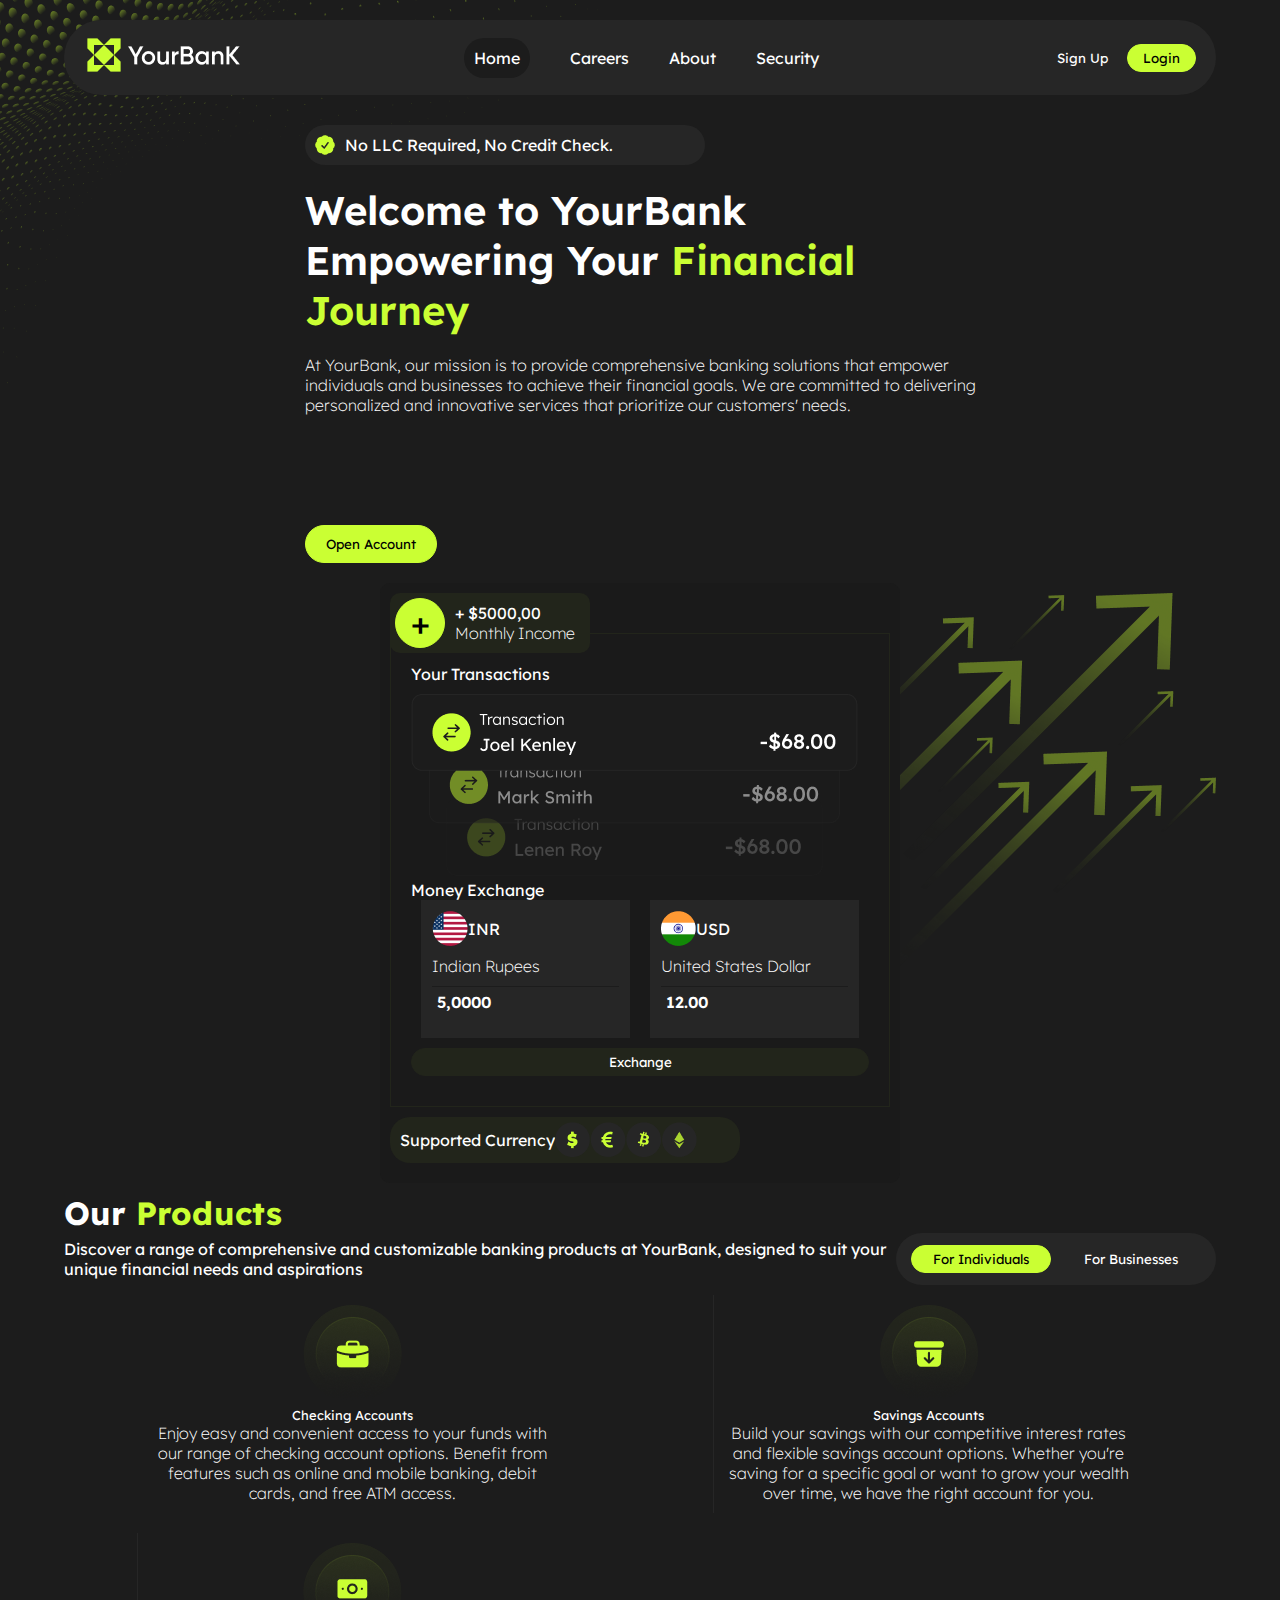
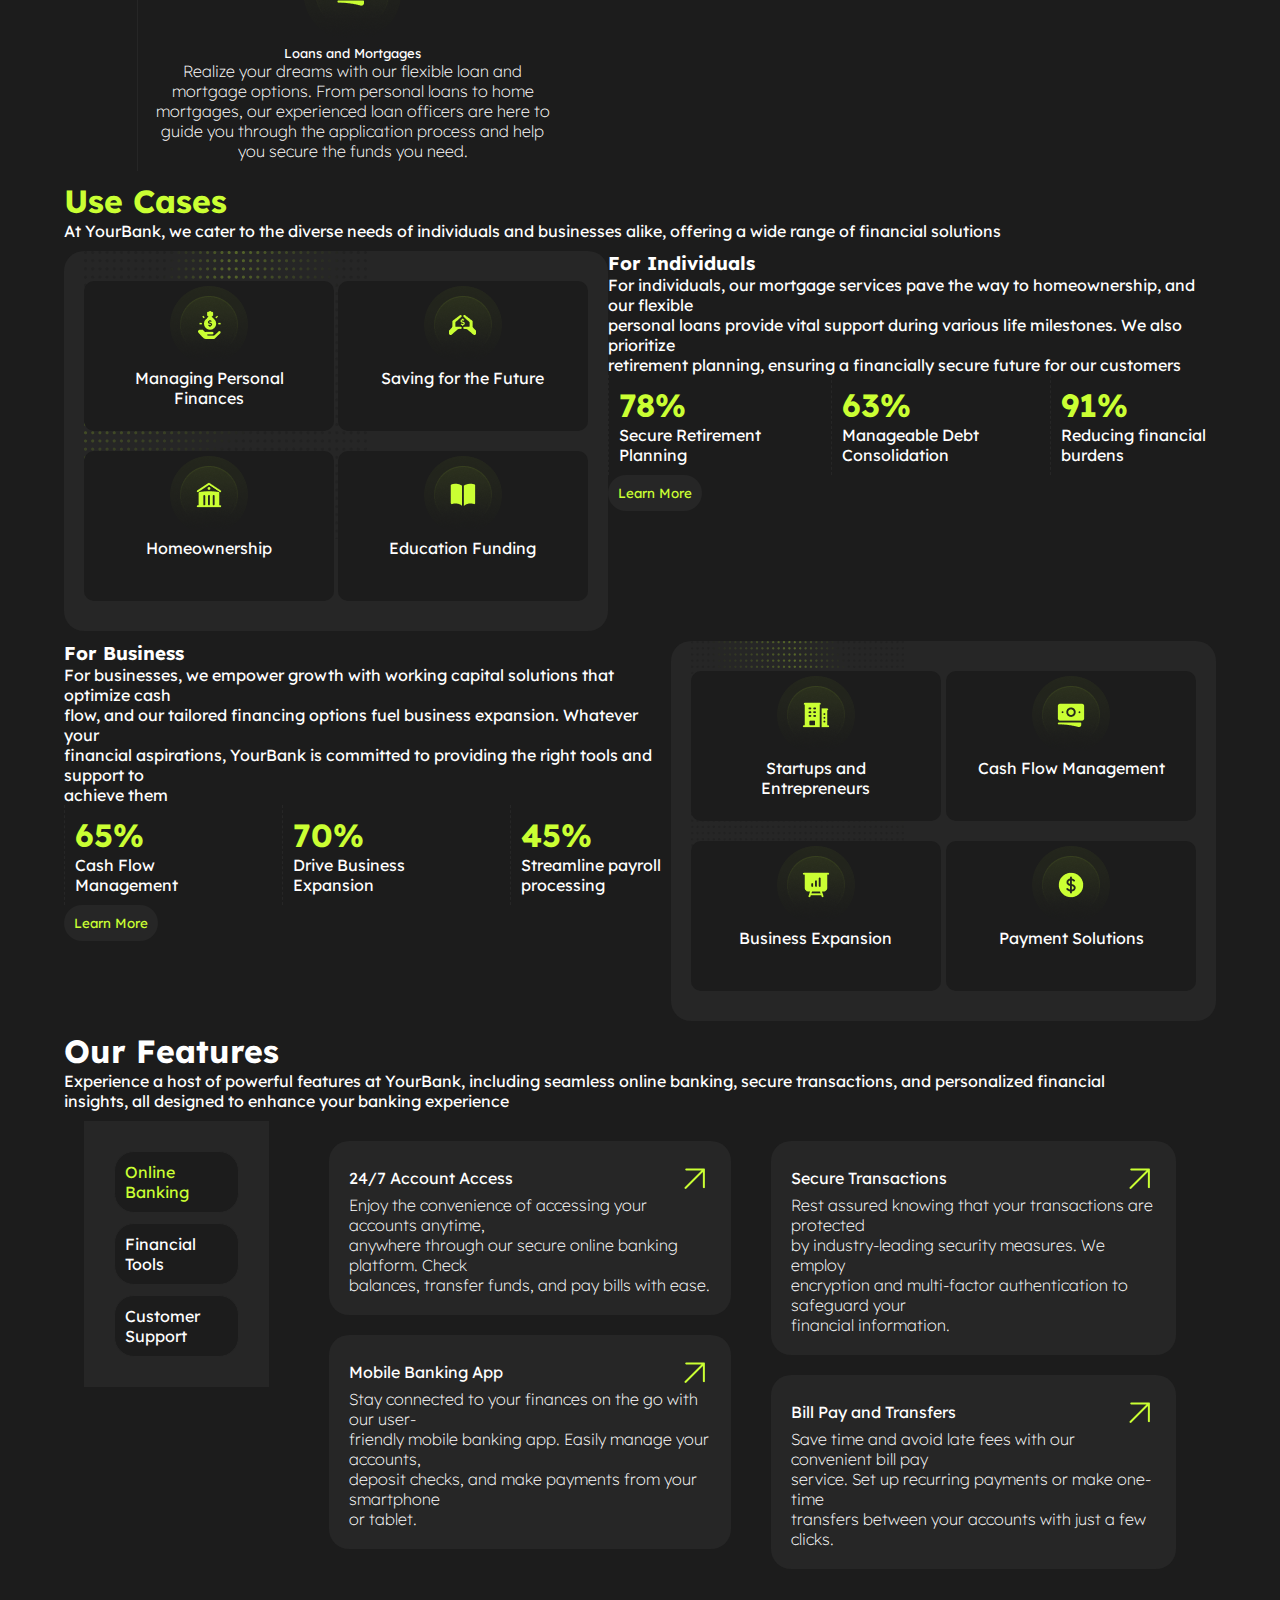
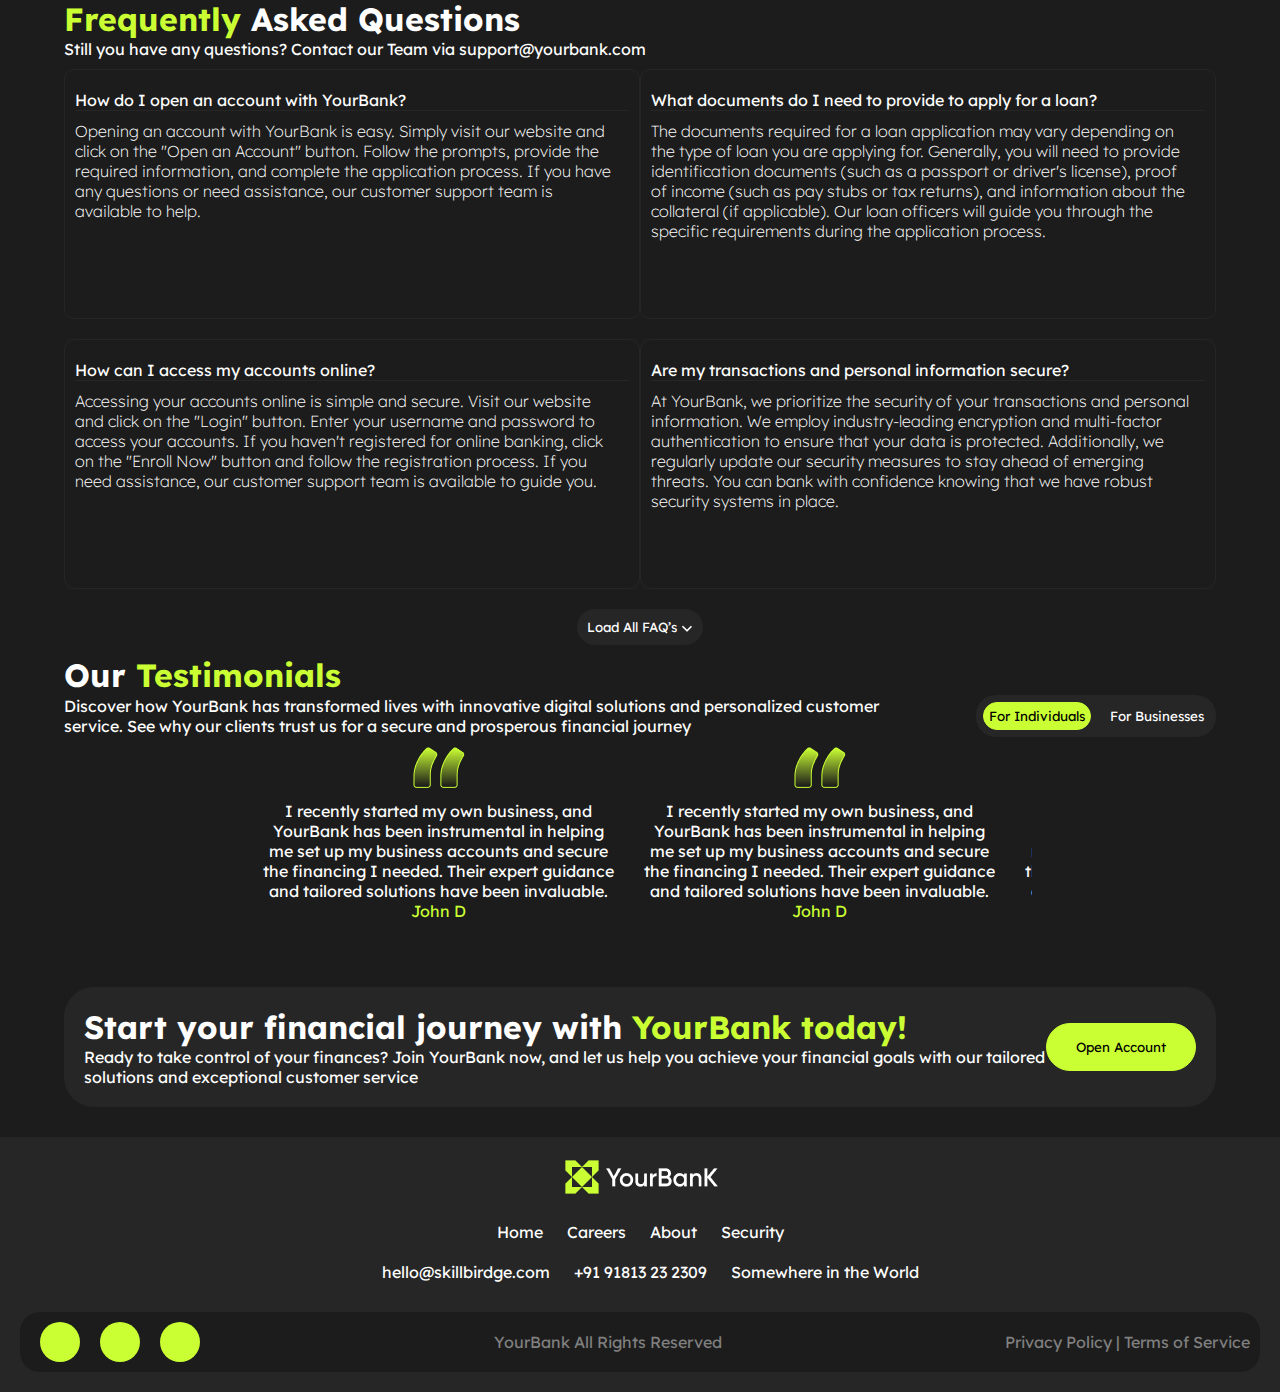
<file: Index.html>
<!DOCTYPE html>
<html lang="en">
<head>
    <meta charset="UTF-8">
    <meta name="viewport" content="width=device-width, initial-scale=1.0">
    <!-- Bootstrap -->
    <link href="https://cdn.jsdelivr.net/npm/bootstrap@5.0.2/dist/css/bootstrap.min.css" rel="stylesheet" integrity="sha384-EVSTQN3/azprG1Anm3QDgpJLIm9Nao0Yz1ztcQTwFspd3yD65VohhpuuCOmLASjC" crossorigin="anonymous">
    <!-- Icon -->
    <link rel="stylesheet" href="https://cdnjs.cloudflare.com/ajax/libs/font-awesome/6.6.0/css/all.min.css" integrity="sha512-Kc323vGBEqzTmouAECnVceyQqyqdsSiqLQISBL29aUW4U/M7pSPA/gEUZQqv1cwx4OnYxTxve5UMg5GT6L4JJg==" crossorigin="anonymous" referrerpolicy="no-referrer" />
    <!-- Style  link-->
     <link rel="stylesheet" href="./HomeCSS/style.css">
    <!-- Icon -->
     <link rel="shortcut icon" href="./Img/Logo/logo.png" type="image/x-icon">
     <!-- slider -->
     <link rel="stylesheet" href="https://cdn.jsdelivr.net/npm/swiper@11/swiper-bundle.min.css" />
    <title>YourBank</title>
</head>
<body>
<!-- Head img -->
    <div class="h-img">
        <img src="./Img/HomeImg/bg/main-bg.png" alt="">
    </div>
<!-- Head img -->
<!-- Navbar section start -->
    <div class="nav-all cont">
        <nav id="navbar">
            <div class="logo">
                <a href="./Index.html"><img src="./Img/HomeImg/icon/Logo-1.png" alt=""></a>
            </div>
            <ul class="nav-list">
                <div class="x">X</div>
                <li class="nav-itm">
                    <a href="" class="hom">Home</a>
                </li>
                <li class="nav-itm">
                    <a href="./Careers.html">Careers</a>
                </li>
                <li class="nav-itm">
                    <a href="./About.html">About</a>
                </li>
                <li class="nav-itm">
                    <a href="./Security.html">Security</a>
                </li>
                <div class="nav-btns2">
                    <button class="nav-btn"><a href="">Sign Up</a></button>
                    <button class="nav-btn"><a href="">Login</a></button>
                </div>
            </ul>
            <div class="nav-btns">
                <button class="nav-btn"><a href="./SignUp.html">Sign Up</a></button>
                <button class="nav-btn"><a href="./Login.html">Login</a></button>
            </div>
            <div class="menu">
                <img src="./Img/HomeImg/icon/Button.png" alt="">
            </div>
        </nav>
    </div>
<!-- Navbar section end -->

<!-- Home section start -->
    <section id="home" class="cont">
        <div class="home-all">
            <div class="home-card">
                <div class="hom-verfy">
                    <img src="./Img/HomeImg/icon/verify.png" alt="">
                    <div>No LLC Required, No Credit Check.</div>
                </div>
                <div class="home-welcom">Welcome to YourBank <br>
                    Empowering Your <span>Financial <br> Journey</span></div>
                <p>At YourBank, our mission is to provide comprehensive banking solutions that empower <br>
                    individuals and businesses to achieve their financial goals. We are committed to delivering <br>
                    personalized and innovative services that prioritize our customers' needs.</p>
                <button class="home-btn"><a href="">Open Account</a></button>
            </div>
            <div class="home-card h-card">
                <div class="home-card-bg">
                    <img src="./Img/HomeImg/card/main-img.png" alt="">
                </div>
                <div class="home-usd">
                    <button class="home-btn2">+</button>
                    <div class="home-usd-text">
                        <div>+ $5000,00</div>
                        <div>Monthly Income</div>
                    </div>
                </div>
                <div class="home-img">
                    <div class="h-text">Your Transactions</div>
                    <img src="./Img/HomeImg/card/Container.png" alt="" class="home-img2">
                    <div class="h-money">Money Exchange</div>
                    <div class="home-money">
                        <div class="money-card">
                            <div class="money-img">
                                <img src="./Img/HomeImg/icon/Image (15).png" alt="">
                                <div>INR</div>
                            </div>
                            <p>Indian Rupees</p>
                            <div class="money-d">5,0000</div>
                        </div>
                        <div class="money-card">
                            <div class="money-img">
                                <img src="./Img/HomeImg/icon/Image (14).png" alt="">
                                <div>USD</div>
                            </div>
                            <p>United States Dollar</p>
                            <div class="money-d">12.00</div>
                        </div>
                    </div>
                    <button class="monay-btn">Exchange</button>
                </div>
                <div class="erth">
                    <div>Supported Currency</div>
                    <img src="./Img/HomeImg/icon/$.png" alt="">
                    <img src="./Img/HomeImg/icon/э.png" alt="">
                    <img src="./Img/HomeImg/icon/bitcoin.png" alt="">
                    <img src="./Img/HomeImg/icon/erth.png" alt="">
                </div>
            </div>
        </div>
    </section>
<!-- Home section end -->

<!-- Main section start -->
    <main id="main" class="cont">
        <h1>Our <span>Products</span></h1>
        <div class="main-text">
            <div>Discover a range of comprehensive and customizable banking products at YourBank, designed to suit your <br> unique financial needs and aspirations</div>
            <div class="main-btns">
                <button class="main-btn">For Individuals</button>
                <button class="main-btn">For Businesses</button>
            </div>
        </div>
        <div class="main-cards">
            <div class="main-card">
                <img src="./Img/HomeImg/icon/card.png" alt="">
                <p>Checking Accounts</p>
                <div>Enjoy easy and convenient access to your funds with <br>
                    our range of checking account options. Benefit from <br>
                    features such as online and mobile banking, debit <br>
                    cards, and free ATM access.</div>
            </div>
            <div class="main-card">
                <img src="./Img/HomeImg/icon/card 2.png" alt="">
                <p>Savings Accounts</p>
                <div>Build your savings with our competitive interest rates <br>
                    and flexible savings account options. Whether you're <br>
                    saving for a specific goal or want to grow your wealth <br>
                    over time, we have the right account for you.</div>
            </div>
            <div class="main-card">
                <img src="./Img/HomeImg/icon/card 3.png" alt="">
                <p>Loans and Mortgages</p>
                <div>Realize your dreams with our flexible loan and <br>
                    mortgage options. From personal loans to home <br>
                    mortgages, our experienced loan officers are here to <br>
                    guide you through the application process and help <br>
                    you secure the funds you need.</div>
            </div>
        </div>
    </main>
<!-- Main section end -->

<!-- User-Cases section start -->
    <section id="user" class="cont">
        <h1 class="userh1">Use Cases</h1>
        <p>At YourBank, we cater to the diverse needs of individuals and businesses alike, offering a wide range of financial solutions</p>
        <div class="user-cards">
            <div class="user-card">
                <div class="user-all">
                    <img src="./Img/HomeImg/bg/start-bg.png" alt="" class="user-img">
                    <div class="user-icons">
                        <div class="user-icon">
                            <img src="./Img/HomeImg/icon/icon user.png" alt="">
                            <p>Managing Personal <br> Finances</p>
                        </div>
                        <div class="user-icon">
                            <img src="./Img/HomeImg/icon/user icon 2.png" alt="">
                            <p>Saving for the Future</p>
                        </div>
                    </div>
                    <div class="user-icons">
                        <div class="user-icon">
                            <img src="./Img/HomeImg/icon/user icon 3.png" alt="">
                            <p>Homeownership</p>
                        </div>
                        <div class="user-icon">
                            <img src="./Img/HomeImg/icon/user icon 4.png" alt="">
                            <p>Education Funding</p>
                        </div>
                    </div>
                </div>
                <div class="user-num">
                    <h3>For Individuals</h3>
                    <p>For individuals, our mortgage services pave the way to homeownership, and our flexible <br>
                        personal loans provide vital support during various life milestones. We also prioritize <br>
                        retirement planning, ensuring a financially secure future for our customers</p>
                    <div class="user-fo">
                        <div class="u-fo">
                            <h1>78%</h1>
                            <p>Secure Retirement <br> Planning</p>
                        </div>
                        <div class="u-fo">
                            <h1>63%</h1>
                            <p>Manageable Debt <br> Consolidation</p>
                        </div>
                        <div class="u-fo">
                            <h1>91%</h1>
                            <p>Reducing financial <br> burdens</p>
                        </div>
                    </div>
                    <button class="user-btn">Learn More</button>
                </div>
            </div>
            <div class="user-card">
                <div class="user-num">
                    <h3>For Business</h3>
                    <p> For businesses, we empower growth with working capital solutions that optimize cash <br>
                        flow, and our tailored financing options fuel business expansion. Whatever your <br>
                        financial aspirations, YourBank is committed to providing the right tools and support to <br>
                        achieve them</p>
                    <div class="user-fo">
                        <div class="u-fo">
                            <h1>65%</h1>
                            <p>Cash Flow <br> Management</p>
                        </div>
                        <div class="u-fo">
                            <h1>70%</h1>
                            <p>Drive Business <br> Expansion</p>
                        </div>
                        <div class="u-fo">
                            <h1>45%</h1>
                            <p>Streamline payroll <br> processing</p>
                        </div>
                    </div>
                    <button class="user-btn">Learn More</button>
                </div>
                <div class="user-all">
                    <img src="./Img/HomeImg/bg/user-bg.png" alt="" class="user-img">
                    <div class="user-icons">
                        <div class="user-icon">
                            <img src="./Img/HomeImg/icon/for icon 1.png" alt="">
                            <p>Startups and <br> Entrepreneurs</p>
                        </div>
                        <div class="user-icon">
                            <img src="./Img/HomeImg/icon/for icon 2.png" alt="">
                            <p>Cash Flow Management</p>
                        </div>
                    </div>
                    <div class="user-icons">
                        <div class="user-icon">
                            <img src="./Img/HomeImg/icon/for icon 3.png" alt="">
                            <p>Business Expansion</p>
                        </div>
                        <div class="user-icon">
                            <img src="./Img/HomeImg/icon/for icon 4.png" alt="">
                            <p>Payment Solutions</p>
                        </div>
                    </div>
                </div>
            </div>
        </div>
    </section>
<!-- User-Cases section end -->

<!-- Our section start -->
    <section id="our" class="cont">
        <h1>Our <span>Features</span></h1>
        <p>Experience a host of powerful features at YourBank, including seamless online banking, secure transactions, and personalized financial <br>
            insights, all designed to enhance your banking experience</p>
        <div class="our-all">
            <div class="our-card">
                <div class="our-btn">
                    <div class="our-text" id="o1">Online Banking</div>
                    <div class="our-text" id="o2">Financial Tools</div>
                    <div class="our-text" id="o3">Customer Support</div>
                </div>
            </div>
            <div class="our-card" id="c-1">
                <div class="our-acc">
                    <div class="our-mob">
                        <div class="our-m">
                            <div>24/7 Account Access</div>
                            <img src="./Img/HomeImg/icon/right.png" alt="">
                        </div>
                        <p>Enjoy the convenience of accessing your accounts anytime, <br>
                            anywhere through our secure online banking platform. Check <br>
                            balances, transfer funds, and pay bills with ease.</p>
                    </div>
                    <div class="our-mob">
                        <div class="our-m">
                            <div>Mobile Banking App</div>
                            <img src="./Img/HomeImg/icon/right.png" alt="">
                        </div>
                        <p>Stay connected to your finances on the go with our user- <br>
                        friendly mobile banking app. Easily manage your accounts, <br>
                        deposit checks, and make payments from your smartphone <br>
                        or tablet.</p>
                    </div>
                </div>
                <div class="our-acc">
                    <div class="our-mob">
                        <div class="our-m">
                            <div>Secure Transactions</div>
                            <img src="./Img/HomeImg/icon/right.png" alt="">
                        </div>
                        <p>Rest assured knowing that your transactions are protected <br>
                            by industry-leading security measures. We employ <br>
                            encryption and multi-factor authentication to safeguard your <br>
                            financial information.</p>
                    </div>
                    <div class="our-mob">
                        <div class="our-m">
                            <div>Bill Pay and Transfers</div>
                            <img src="./Img/HomeImg/icon/right.png" alt="">
                        </div>
                        <p>Save time and avoid late fees with our convenient bill pay <br>
                            service. Set up recurring payments or make one-time <br>
                            transfers between your accounts with just a few clicks.</p>
                    </div>
                </div>
            </div>
            <div class="our-card" id="c-2">
                <div class="our-acc">
                    <div class="our-mob">
                        <div class="our-m">
                            <div>2/7 Account Access</div>
                            <img src="./Img/HomeImg/icon/right.png" alt="">
                        </div>
                        <p>Enjoy the convenience of accessing your accounts anytime, <br>
                            anywhere through our secure online banking platform. Check <br>
                            balances, transfer funds, and pay bills with ease.</p>
                    </div>
                    <div class="our-mob">
                        <div class="our-m">
                            <div>Mobile Banking App</div>
                            <img src="./Img/HomeImg/icon/right.png" alt="">
                        </div>
                        <p>Stay connected to your finances on the go with our user- <br>
                        friendly mobile banking app. Easily manage your accounts, <br>
                        deposit checks, and make payments from your smartphone <br>
                        or tablet.</p>
                    </div>
                </div>
                <div class="our-acc">
                    <div class="our-mob">
                        <div class="our-m">
                            <div>Secure Transactions</div>
                            <img src="./Img/HomeImg/icon/right.png" alt="">
                        </div>
                        <p>Rest assured knowing that your transactions are protected <br>
                            by industry-leading security measures. We employ <br>
                            encryption and multi-factor authentication to safeguard your <br>
                            financial information.</p>
                    </div>
                    <div class="our-mob">
                        <div class="our-m">
                            <div>Bill Pay and Transfers</div>
                            <img src="./Img/HomeImg/icon/right.png" alt="">
                        </div>
                        <p>Save time and avoid late fees with our convenient bill pay <br>
                            service. Set up recurring payments or make one-time <br>
                            transfers between your accounts with just a few clicks.</p>
                    </div>
                </div>
            </div>
            <div class="our-card" id="c-3">
                <div class="our-acc">
                    <div class="our-mob">
                        <div class="our-m">
                            <div>24/7 Account Access</div>
                            <img src="./Img/HomeImg/icon/right.png" alt="">
                        </div>
                        <p>Enjoy the convenience of accessing your accounts anytime, <br>
                            anywhere through our secure online banking platform. Check <br>
                            balances, transfer funds, and pay bills with ease.</p>
                    </div>
                    <div class="our-mob">
                        <div class="our-m">
                            <div>Mobile Banking App</div>
                            <img src="./Img/HomeImg/icon/right.png" alt="">
                        </div>
                        <p>Stay connected to your finances on the go with our user- <br>
                        friendly mobile banking app. Easily manage your accounts, <br>
                        deposit checks, and make payments from your smartphone <br>
                        or tablet.</p>
                    </div>
                </div>
                <div class="our-acc">
                    <div class="our-mob">
                        <div class="our-m">
                            <div>Secure Transactions</div>
                            <img src="./Img/HomeImg/icon/right.png" alt="">
                        </div>
                        <p>Rest assured knowing that your transactions are protected <br>
                            by industry-leading security measures. We employ <br>
                            encryption and multi-factor authentication to safeguard your <br>
                            financial information.</p>
                    </div>
                    <div class="our-mob">
                        <div class="our-m">
                            <div>B Pay and Transfers</div>
                            <img src="./Img/HomeImg/icon/right.png" alt="">
                        </div>
                        <p>Save time and avoid late fees with our convenient bill pay <br>
                            service. Set up recurring payments or make one-time <br>
                            transfers between your accounts with just a few clicks.</p>
                    </div>
                </div>
            </div>
        </div>
    </section>
<!-- Our section end -->

<!-- Frequently section start -->
    <section id="frequenty" class="cont">
        <h1><span>Frequently</span> Asked Questions</h1>
        <p>Still you have any questions? Contact our Team via support@yourbank.com</p>
        <div class="frequenty-all">
            <div class="frequenty-card">
                <div class="frequenty-past">
                    <div>How do I open an account with YourBank?</div>
                    <p>Opening an account with YourBank is easy. Simply visit our website and <br>
                        click on the "Open an Account" button. Follow the prompts, provide the <br>
                        required information, and complete the application process. If you have <br>
                        any questions or need assistance, our customer support team is <br>
                        available to help.</p>
                </div>
                <div class="frequenty-past">
                    <div>What documents do I need to provide to apply for a loan?</div>
                    <p>The documents required for a loan application may vary depending on <br>
                        the type of loan you are applying for. Generally, you will need to provide <br>
                        identification documents (such as a passport or driver's license), proof <br>
                        of income (such as pay stubs or tax returns), and information about the <br>
                        collateral (if applicable). Our loan officers will guide you through the <br>
                        specific requirements during the application process.</p>
                </div>
            </div>
            <div class="frequenty-card">
                <div class="frequenty-past">
                    <div>How can I access my accounts online?</div>
                    <p>Accessing your accounts online is simple and secure. Visit our website <br>
                        and click on the "Login" button. Enter your username and password to <br>
                        access your accounts. If you haven't registered for online banking, click <br>
                        on the "Enroll Now" button and follow the registration process. If you <br>
                        need assistance, our customer support team is available to guide you.</p>
                </div>
                <div class="frequenty-past">
                    <div>Are my transactions and personal information secure?</div>
                    <p>At YourBank, we prioritize the security of your transactions and personal <br>
                        information. We employ industry-leading encryption and multi-factor <br>
                        authentication to ensure that your data is protected. Additionally, we <br>
                        regularly update our security measures to stay ahead of emerging <br>
                        threats. You can bank with confidence knowing that we have robust <br>
                        security systems in place.</p>
                </div>
            </div>
            <div class="frequenty-card" id="frequ">
                <div class="frequenty-past">
                    <div>How can I access my accounts online?</div>
                    <p>Accessing your accounts online is simple and secure. Visit our website <br>
                        and click on the "Login" button. Enter your username and password to <br>
                        access your accounts. If you haven't registered for online banking, click <br>
                        on the "Enroll Now" button and follow the registration process. If you <br>
                        need assistance, our customer support team is available to guide you.</p>
                </div>
                <div class="frequenty-past">
                    <div>Are my transactions and personal information secure?</div>
                    <p>At YourBank, we prioritize the security of your transactions and personal <br>
                        information. We employ industry-leading encryption and multi-factor <br>
                        authentication to ensure that your data is protected. Additionally, we <br>
                        regularly update our security measures to stay ahead of emerging <br>
                        threats. You can bank with confidence knowing that we have robust <br>
                        security systems in place.</p>
                </div>
            </div>
        </div>
        <button class="frequenty-btn">Load All FAQ’s <img src="./Img/HomeImg/icon/Vector 9.png" alt=""></button>
    </section>
<!-- Frequently section end -->

<!-- Slider section start -->
    <section id="slider" class="cont">
        <h1>Our <span>Testimonials</span></h1>
        <div class="slider-text">
            <p>Discover how YourBank has transformed lives with innovative digital solutions and personalized customer <br>
                service. See why our clients trust us for a secure and prosperous financial journey</p>
            <div class="slider-btns">
                <button>For Individuals</button>
                <button>For Businesses</button>
            </div>
        </div>
        <div class="slider-all">
            <!-- <img src="./Img/HomeImg/icon/slid.png" class="slider-b" alt="" id="left"> -->
            <div class="slider-cards">
                <div class="slider-card">
                    <img src="./Img/HomeImg/icon/qo'sh.png" alt="">
                    <p>I recently started my own business, and <br>
                        YourBank has been instrumental in helping <br>
                        me set up my business accounts and secure <br>
                        the financing I needed. Their expert guidance <br>
                        and tailored solutions have been invaluable.</p>
                    <div>John D</div>
                </div>
                <div class="slider-card">
                    <img src="./Img/HomeImg/icon/qo'sh.png" alt="">
                    <p>I recently started my own business, and <br>
                        YourBank has been instrumental in helping <br>
                        me set up my business accounts and secure <br>
                        the financing I needed. Their expert guidance <br>
                        and tailored solutions have been invaluable.</p>
                    <div>John D</div>
                </div>
                <div class="slider-card">
                    <img src="./Img/HomeImg/icon/qo'sh.png" alt="">
                    <p>I recently started my own business, and <br>
                        YourBank has been instrumental in helping <br>
                        me set up my business accounts and secure <br>
                        the financing I needed. Their expert guidance <br>
                        and tailored solutions have been invaluable.</p>
                    <div>John D</div>
                </div>
                <div class="slider-card">
                    <img src="./Img/HomeImg/icon/qo'sh.png" alt="">
                    <p>I recently started my own business, and <br>
                        YourBank has been instrumental in helping <br>
                        me set up my business accounts and secure <br>
                        the financing I needed. Their expert guidance <br>
                        and tailored solutions have been invaluable.</p>
                    <div>John D</div>
                </div>
                <div class="slider-card">
                    <img src="./Img/HomeImg/icon/qo'sh.png" alt="">
                    <p>I recently started my own business, and <br>
                        YourBank has been instrumental in helping <br>
                        me set up my business accounts and secure <br>
                        the financing I needed. Their expert guidance <br>
                        and tailored solutions have been invaluable.</p>
                    <div>John D</div>
                </div>
                <div class="slider-card">
                    <img src="./Img/HomeImg/icon/qo'sh.png" alt="">
                    <p>I recently started my own business, and <br>
                        YourBank has been instrumental in helping <br>
                        me set up my business accounts and secure <br>
                        the financing I needed. Their expert guidance <br>
                        and tailored solutions have been invaluable.</p>
                    <div>John D</div>
                </div>
            </div>
            <!-- <img src="./Img/HomeImg/icon/slider2.png" class="slider-b" alt="" id="right"> -->
        </div>
    </section>
<!-- Slider section end -->

<!-- financial section start -->
    <section id="financial" class="cont">
        <div class="financial-all">
        <div class="financial-card">
            <h1>Start your financial journey with <span>YourBank today!</span></h1>
            <p>Ready to take control of your finances? Join YourBank now, and let us help you achieve your financial goals with our tailored <br>
                solutions and exceptional customer service</p>
        </div>
        <button class="financial-btn"><a href="./SignUp.html">Open Account</a></button>
        </div>
    </section>
<!-- financial section end -->

<!-- Footer c=section start -->
 <footer id="footer">
    <img src="./Img/HomeImg/icon/Logo-1.png" alt="">
    <div class="footer-card">
        <a href="">Home</a>
        <a href="./Careers.html">Careers</a>
        <a href="./About.html">About</a>
        <a href="./Security.html">Security</a>
    </div>
    <div class="footer-mobil">
        <a href="mailto:hello@skillbirdge.com"><i class="fa-solid fa-envelope"></i> hello@skillbirdge.com</a>
        <a href="tel:+91 91813 23 2309"><i class="fa-solid fa-phone"></i> +91 91813 23 2309</a>
        <a href="https://maps.app.goo.gl/bSnuGG2Uf54yGEjBA"><i class="fa-solid fa-location-dot"></i> Somewhere in the World</a>
    </div>
    <div class="footer-all cont">
        <div class="footer-icon">
            <a href="https://www.facebook.com/"><i class="fa-brands fa-facebook"></i></a>
            <a href="https://x.com/?lang=en"><i class="fa-brands fa-twitter"></i></a>
            <a href="https://uz.linkedin.com/"><i class="fa-brands fa-linkedin"></i></a>
        </div>
        <div class="f-text">YourBank All Rights Reserved</div>
        <div class="prive">Privacy Policy | Terms of Service</div>
    </div>
 </footer>
<!-- Footer c=section end -->
<!-- Slider link -->
    <script src="https://cdn.jsdelivr.net/npm/swiper@11/swiper-bundle.min.js"></script>
<!-- Script -->
    <script src="./Js/HomeJS/Home.js"></script>
</body>
</html>
</file>
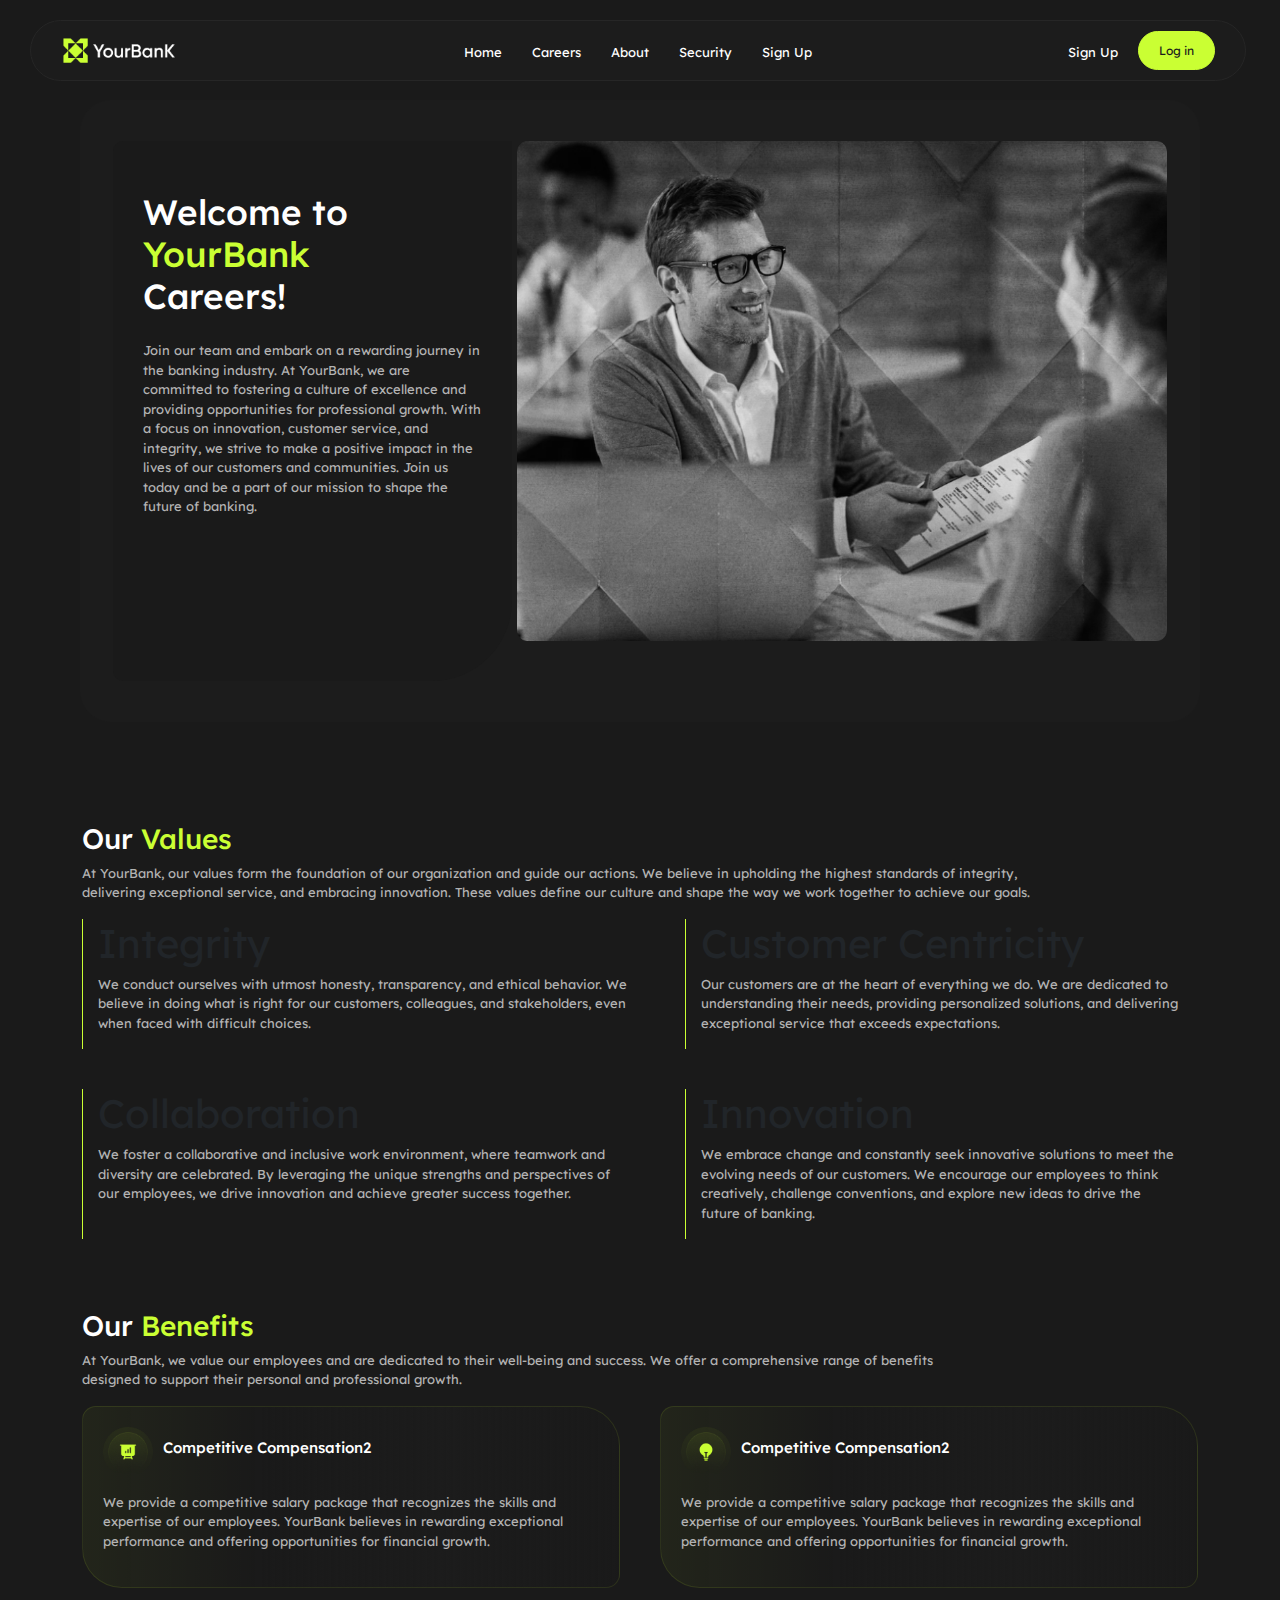
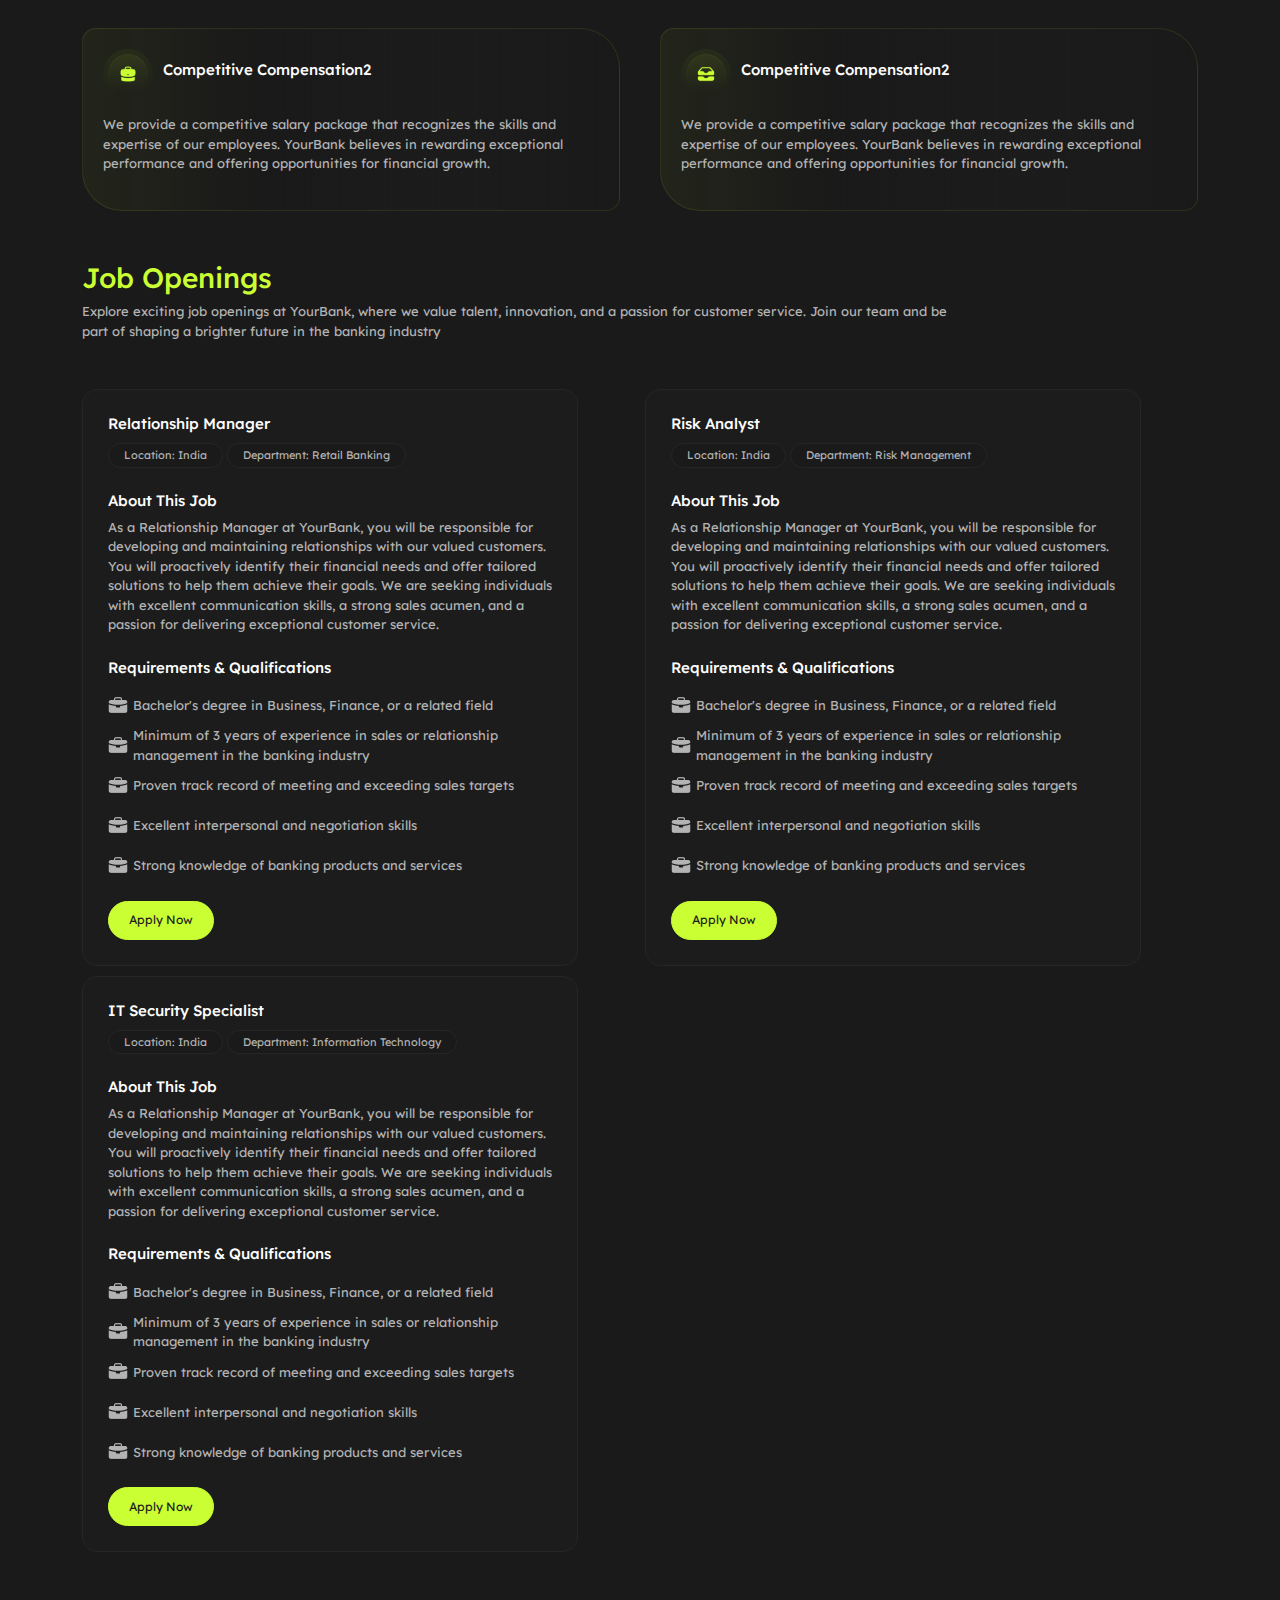
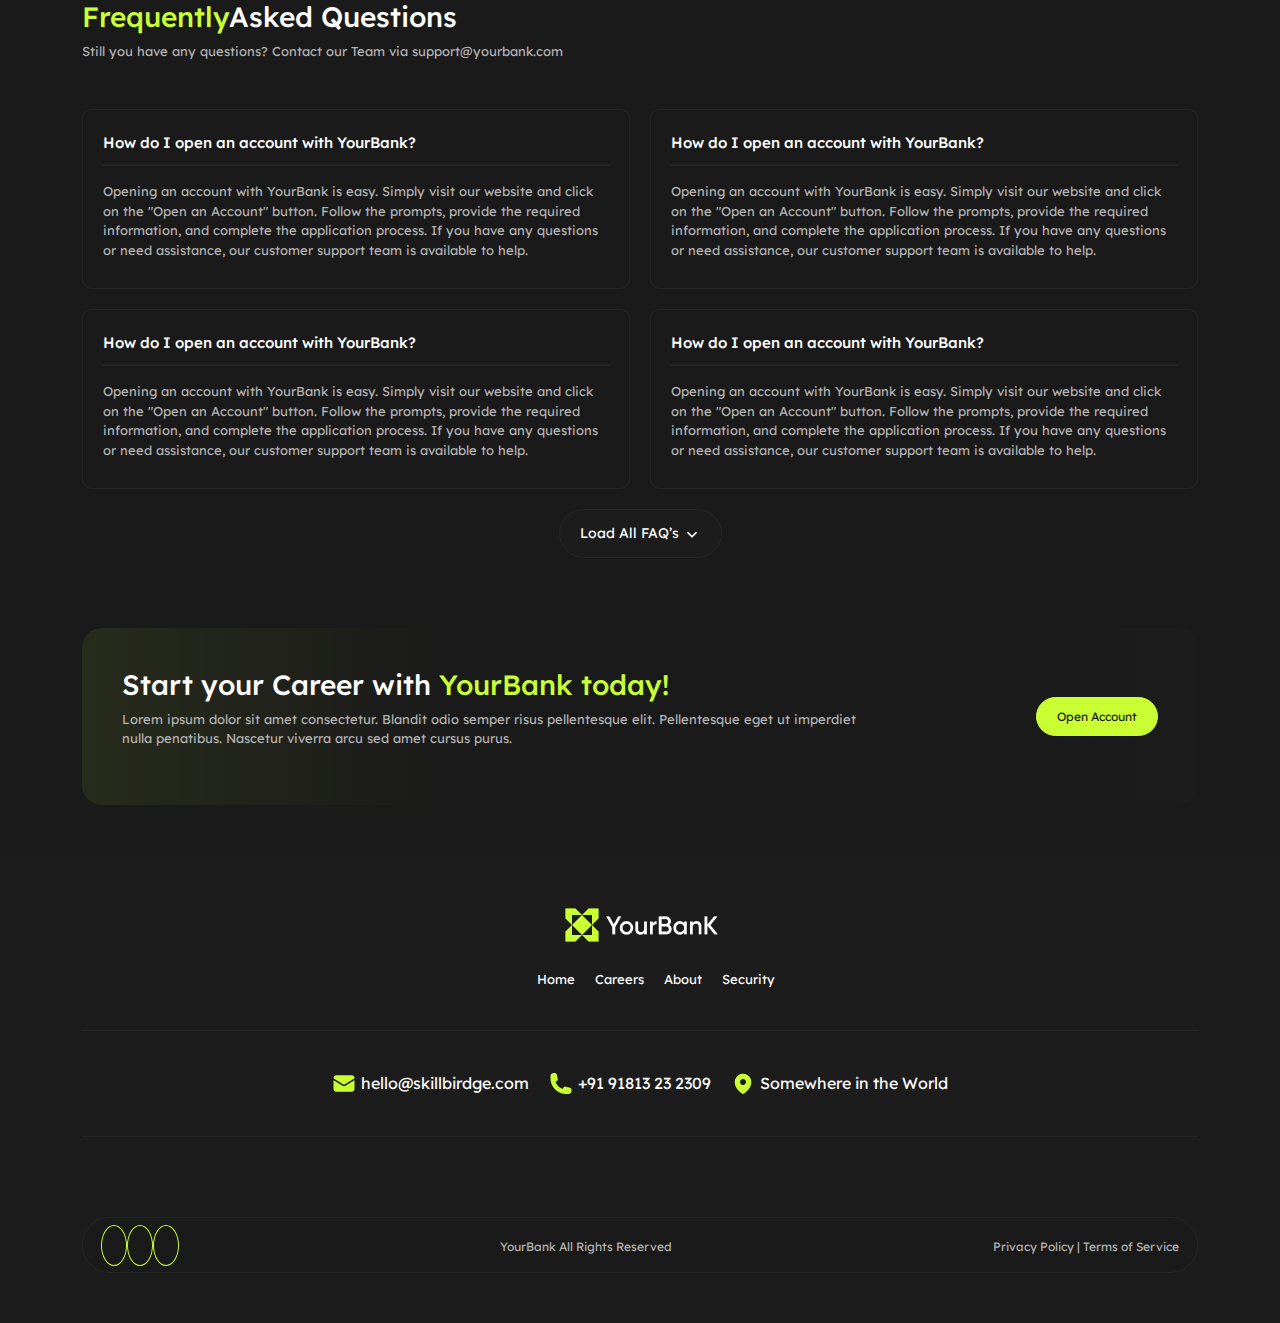
<file: Careers.html>
<!DOCTYPE html>
<html lang="en">
<head>
    <meta charset="UTF-8">
    <meta name="viewport" content="width=device-width, initial-scale=1.0">
    <link rel="stylesheet" href="https://cdnjs.cloudflare.com/ajax/libs/font-awesome/6.6.0/css/all.min.css" integrity="sha512-Kc323vGBEqzTmouAECnVceyQqyqdsSiqLQISBL29aUW4U/M7pSPA/gEUZQqv1cwx4OnYxTxve5UMg5GT6L4JJg==" crossorigin="anonymous" referrerpolicy="no-referrer" />
    <link href="https://cdn.jsdelivr.net/npm/bootstrap@5.3.3/dist/css/bootstrap.min.css" rel="stylesheet" integrity="sha384-QWTKZyjpPEjISv5WaRU9OFeRpok6YctnYmDr5pNlyT2bRjXh0JMhjY6hW+ALEwIH" crossorigin="anonymous">
    <link rel="shortcut icon" href="./img-carres/logo/shape-30.png" type="image/x-icon">
    <link rel="stylesheet" href="./css-carres/style.css">
    <title>Banking-Company</title>
</head>
<body>
<!-- All-items -->
    <div class="All-items">
        <h4 class="text-1"></h4>
        <h4 class="text-2"></h4>
        <h4 class="text-3"></h4>
        <h6 class="text-5"></h6>
        <p class="text-4"></p>
    </div>
<!-- All-items -->
<!-- Header Navbar Main Start -->
    <header class="header">
        <nav class="navbar">
            <div class="logo">
                <a href="#"><img src="./img-carres/logo/Logo.png" height="30" alt=""></a>
            </div>
            <ul class="nav-list" id="nav">
                <li><a href="./Index.html">Home</a></li>
                <li><a href="./Careers.html">Careers</a></li>
                <li><a href="./About.html">About</a></li>
                <li><a href="./Security.html">Security</a></li>
                <li><a href="./Security.html">Sign Up</a></li>
                <div class="nav-log-2">
                    <div class="btns-1">
                        <a href="./Login.html"><button class="btn-1">Log in</button></a>
                    </div>
                </div>
            </ul>
            <div class="nav-log">
                <div class="log">
                    <a class="nav-lists" href="#">Sign Up</a>
                </div>
                <div class="btns-1">
                    <a href="./Login.html"><button class="btn-1">Log in</button></a>
                </div>
            </div>
            <div class="bars">
                <img src="./img-carres/logo/Button.png" height="35" id="bars" alt="">
            </div>
        </nav>
        <main class="main">
            <div class="container">
                <div class="main-1">
                    <div class="words">
                        <h4 class="text-1">Welcome to <span>YourBank</span> <br> Careers!</h4>
                        <p class="text-4 mt-4">Join our team and embark on a rewarding journey in the banking industry. At YourBank, we are committed to fostering a culture of excellence and providing opportunities for professional growth. With a focus on innovation, customer service,  and integrity, we strive to make a positive impact in the lives of our customers and communities. Join us today and be a part of our mission to shape the future of banking.</p>
                        <p></p>
                    </div>
                    <div class="imgs">
                        <img src="./img-carres/Main/Image.png" alt="">
                    </div>
                </div>
            </div>
        </main>
    </header>

<!-- Header Navbar Main End -->

<!-- Section-COntant-1 Start -->
    <section class="Section-COntant-1">
        <div class="container">
            <div class="word-1">
                <h4 class="text-2">Our <span>Values</span></h4>
                <p class="text-4">At YourBank, our values form the foundation of our organization and guide our actions. We believe in upholding the highest standards of integrity, <br> delivering exceptional service, and embracing innovation. These values define our culture and shape the way we work together to achieve our goals.</p>
            </div>
            <div class="carts">
                <div class="boxs">
                    <h3 class="display-6 fw-normal">Integrity</h3>
                    <p class="text-4 text-start">We conduct ourselves with utmost honesty, transparency, and ethical behavior. We believe in doing what is right for our customers, colleagues, and stakeholders, even when faced with difficult choices.</p>
                </div>
                <div class="boxs">
                    <h3 class="display-6 fw-normal">Customer Centricity</h3>
                    <p class="text-4 text-start">Our customers are at the heart of everything we do. We are dedicated to understanding their needs, providing personalized solutions, and delivering exceptional service that exceeds expectations.</p>
                </div>
                <div class="boxs">
                    <h3 class="display-6 fw-normal">Collaboration</h3>
                    <p class="text-4 text-start">We foster a collaborative and inclusive work environment, where teamwork and diversity are celebrated. By leveraging the unique strengths and perspectives of our  employees, we drive innovation and achieve greater success together.</p>
                </div>
                <div class="boxs">
                    <h3 class="display-6 fw-normal">Innovation</h3>
                    <p class="text-4 text-start">We embrace change and constantly seek innovative solutions to meet the evolving needs of our customers. We encourage our employees to think creatively, challenge conventions, and explore new ideas to drive the future of banking.</p>
                </div>
            </div>
        </div>
    </section>
<!-- Section-COntant-1 ENd -->

<!-- Section-COntant-2 Start -->
<section class="Section-COntant-2">
    <div class="container">
        <div class="word-2">
            <h4 class="text-2">Our <span>Benefits</span></h4>
            <p class="text-4">At YourBank, we value our employees and are dedicated to their well-being and success. We offer a comprehensive range of benefits <br> designed to support their personal and professional growth.</p>
        </div>
        <div class="carts-1">
            <div class="boxs-1">
                <div class="box">
                    <img src="./img-carres/Section-2/Icon Container.png" height="50" alt="">
                    <h6 class="text-5">Competitive Compensation2</h6>
                </div>
                <div class="title">
                    <p class="text-4 mt-3">We provide a competitive salary package that recognizes the skills and expertise of our employees. YourBank believes in rewarding exceptional performance and offering opportunities for financial growth.</p>
                </div>
            </div>
            <div class="boxs-1">
                <div class="box">
                    <img src="./img-carres/Section-2/Icon Container(1).png" height="50" alt="">
                    <h6 class="text-5">Competitive Compensation2</h6>
                </div>
                <div class="title">
                    <p class="text-4 mt-3">We provide a competitive salary package that recognizes the skills and expertise of our employees. YourBank believes in rewarding exceptional performance and offering opportunities for financial growth.</p>
                </div>
            </div>
            <div class="boxs-1">
                <div class="box">
                    <img src="./img-carres/Section-2/Icon Container(2).png" height="50" alt="">
                    <h6 class="text-5">Competitive Compensation2</h6>
                </div>
                <div class="title">
                    <p class="text-4 mt-3">We provide a competitive salary package that recognizes the skills and expertise of our employees. YourBank believes in rewarding exceptional performance and offering opportunities for financial growth.</p>
                </div>
            </div>
            <div class="boxs-1">
                <div class="box">
                    <img src="./img-carres/Section-2/Icon Container(3).png" height="50" alt="">
                    <h6 class="text-5">Competitive Compensation2</h6>
                </div>
                <div class="title">
                    <p class="text-4 mt-3">We provide a competitive salary package that recognizes the skills and expertise of our employees. YourBank believes in rewarding exceptional performance and offering opportunities for financial growth.</p>
                </div>
            </div>
        </div>
    </div>
</section>
<!-- Section-COntant-2 ENd -->

<!-- Section-COntant-3 Start -->
    <section class="Section-COntant-3">
        <div class="container">
            <div class="word-3">
                <h4 class="text-3">Job Openings</h4>
                <p class="text-4">Explore exciting job openings at YourBank, where we value talent, innovation, and a passion for customer service. Join our team and be <br> part of shaping a brighter future in the banking industry</p>
            </div>
            <div class="carts-2 mt-5">
                <div class="boxs-3">
                    <div class="relat">
                        <h6 class="text-5">Relationship Manager</h6>
                        <div class="btns-2">
                            <button class="btn-2">Location: India</button>
                            <button class="btn-2"> Department: Retail Banking</button>
                        </div>
                    </div>
                    <div class="job mt-4">
                        <h6 class="text-5">About This Job</h6>
                        <p class="text-4">As a Relationship Manager at YourBank, you will be responsible for <br>developing and maintaining relationships with our valued customers. <br> You will proactively identify their financial needs and offer tailored <br> solutions to help them achieve their goals. We are seeking individuals <br> with excellent communication skills, a strong sales acumen, and a <br> passion for delivering exceptional customer service.</p>
                    </div>
                    <div class="requir mt-4">
                        <h6 class="text-5">Requirements & Qualifications</h6>
                        <div class="bachers">
                            <img src="./img-carres/Section-3/Icon(1).png" alt="">
                            <p class="text-4">Bachelor's degree in Business, Finance, or a related field</p>
                        </div>
                        <div class="bachers">
                            <img src="./img-carres/Section-3/Icon(1).png" alt="">
                            <p class="text-4">Minimum of 3 years of experience in sales or relationship <br> management in the banking industry</p>
                        </div>
                        <div class="bachers">
                            <img src="./img-carres/Section-3/Icon(1).png" alt="">
                            <p class="text-4">Proven track record of meeting and exceeding sales targets</p>
                        </div>
                        <div class="bachers">
                            <img src="./img-carres/Section-3/Icon(1).png" alt="">
                            <p class="text-4">Excellent interpersonal and negotiation skills</p>
                        </div>
                        <div class="bachers">
                            <img src="./img-carres/Section-3/Icon(1).png" alt="">
                            <p class="text-4">Strong knowledge of banking products and services</p>
                        </div>
                    </div>
                    <div class="btns-1 mt-3">
                        <a href="#"><button class="btn-1">Apply Now</button></a>
                    </div>
                </div>
                <div class="boxs-3">
                    <div class="relat">
                        <h6 class="text-5">Risk Analyst</h6>
                        <div class="btns-2">
                            <button class="btn-2">Location: India</button>
                            <button class="btn-2">Department: Risk Management</button>
                        </div>
                    </div>
                    <div class="job mt-4">
                        <h6 class="text-5">About This Job</h6>
                        <p class="text-4">As a Relationship Manager at YourBank, you will be responsible for <br>developing and maintaining relationships with our valued customers. <br> You will proactively identify their financial needs and offer tailored <br> solutions to help them achieve their goals. We are seeking individuals <br> with excellent communication skills, a strong sales acumen, and a <br> passion for delivering exceptional customer service.</p>
                    </div>
                    <div class="requir mt-4">
                        <h6 class="text-5">Requirements & Qualifications</h6>
                        <div class="bachers">
                            <img src="./img-carres/Section-3/Icon(1).png" alt="">
                            <p class="text-4">Bachelor's degree in Business, Finance, or a related field</p>
                        </div>
                        <div class="bachers">
                            <img src="./img-carres/Section-3/Icon(1).png" alt="">
                            <p class="text-4">Minimum of 3 years of experience in sales or relationship <br> management in the banking industry</p>
                        </div>
                        <div class="bachers">
                            <img src="./img-carres/Section-3/Icon(1).png" alt="">
                            <p class="text-4">Proven track record of meeting and exceeding sales targets</p>
                        </div>
                        <div class="bachers">
                            <img src="./img-carres/Section-3/Icon(1).png" alt="">
                            <p class="text-4">Excellent interpersonal and negotiation skills</p>
                        </div>
                        <div class="bachers">
                            <img src="./img-carres/Section-3/Icon(1).png" alt="">
                            <p class="text-4">Strong knowledge of banking products and services</p>
                        </div>
                    </div>
                    <div class="btns-1 mt-3">
                        <a href="#"><button class="btn-1">Apply Now</button></a>
                    </div>
                </div>
                <div class="boxs-3">
                    <div class="relat">
                        <h6 class="text-5">IT Security Specialist</h6>
                        <div class="btns-2">
                            <button class="btn-2">Location: India</button>
                            <button class="btn-2">Department: Information Technology</button>
                        </div>
                    </div>
                    <div class="job mt-4">
                        <h6 class="text-5">About This Job</h6>
                        <p class="text-4">As a Relationship Manager at YourBank, you will be responsible for <br>developing and maintaining relationships with our valued customers. <br> You will proactively identify their financial needs and offer tailored <br> solutions to help them achieve their goals. We are seeking individuals <br> with excellent communication skills, a strong sales acumen, and a <br> passion for delivering exceptional customer service.</p>
                    </div>
                    <div class="requir mt-4">
                        <h6 class="text-5">Requirements & Qualifications</h6>
                        <div class="bachers">
                            <img src="./img-carres/Section-3/Icon(1).png" alt="">
                            <p class="text-4">Bachelor's degree in Business, Finance, or a related field</p>
                        </div>
                        <div class="bachers">
                            <img src="./img-carres/Section-3/Icon(1).png" alt="">
                            <p class="text-4">Minimum of 3 years of experience in sales or relationship <br> management in the banking industry</p>
                        </div>
                        <div class="bachers">
                            <img src="./img-carres/Section-3/Icon(1).png" alt="">
                            <p class="text-4">Proven track record of meeting and exceeding sales targets</p>
                        </div>
                        <div class="bachers">
                            <img src="./img-carres/Section-3/Icon(1).png" alt="">
                            <p class="text-4">Excellent interpersonal and negotiation skills</p>
                        </div>
                        <div class="bachers">
                            <img src="./img-carres/Section-3/Icon(1).png" alt="">
                            <p class="text-4">Strong knowledge of banking products and services</p>
                        </div>
                    </div>
                    <div class="btns-1 mt-3">
                        <a href="#"><button class="btn-1">Apply Now</button></a>
                    </div>
                </div>
            </div>
        </div>
    </section>
<!-- Section-COntant-3 ENd -->

<!-- Aside-COntant-1 Start -->
    <aside class="Aside-COntant-1 mt-5">
        <div class="container">
            <div class="word-4">
                <h4 class="text-2"><span>Frequently</span>Asked Questions</h4>
                <p class="text-4">Still you have any questions? Contact our Team via support@yourbank.com</p>
            </div>
            <div class="carts-3 mt-5">
                <div class="boxs-4">
                    <h6 class="text-5">How do I open an account with YourBank?</h6>
                    <p class="text-4 mt-3">Opening an account with YourBank is easy. Simply visit our website and click on the "Open an Account" button. Follow the prompts, provide the required information, and complete the application process. If you have any questions or need assistance, our customer support team is available to help.</p>
                </div>
                <div class="boxs-4">
                    <h6 class="text-5">How do I open an account with YourBank?</h6>
                    <p class="text-4 mt-3">Opening an account with YourBank is easy. Simply visit our website and click on the "Open an Account" button. Follow the prompts, provide the required information, and complete the application process. If you have any questions or need assistance, our customer support team is available to help.</p>
                </div>
                <div class="boxs-4">
                    <h6 class="text-5">How do I open an account with YourBank?</h6>
                    <p class="text-4 mt-3">Opening an account with YourBank is easy. Simply visit our website and click on the "Open an Account" button. Follow the prompts, provide the required information, and complete the application process. If you have any questions or need assistance, our customer support team is available to help.</p>
                </div>
                <div class="boxs-4">
                    <h6 class="text-5">How do I open an account with YourBank?</h6>
                    <p class="text-4 mt-3">Opening an account with YourBank is easy. Simply visit our website and click on the "Open an Account" button. Follow the prompts, provide the required information, and complete the application process. If you have any questions or need assistance, our customer support team is available to help.</p>
                </div>
            </div>
            <div class="btns-3">
                <div class="btns-4">
                    <button class="btn-3">Load All FAQ’s <img src="./img-carres/Aside-1/Icon(2).png" alt=""></button>
                </div>
            </div>
        </div>
    </aside>
<!-- Aside-COntant-1 ENd -->

<!-- Aside-COntant-2 Start -->
    <aside class="Aside-COntant-2">
        <div class="container">
            <div class="word-5">
                <div>
                    <h4 class="text-2">Start your Career with <span>YourBank today!</span></h4>
                    <p class="text-4">Lorem ipsum dolor sit amet consectetur. Blandit odio semper risus pellentesque elit. Pellentesque eget ut imperdiet <br> nulla penatibus. Nascetur viverra arcu sed amet cursus purus.</p>
                </div>
                <div class="btns-5">
                    <a href="#"><button class="btn-1">Open Account</button></a>
                </div>
            </div>
        </div>
    </aside>
<!-- Aside-COntant-2 ENd -->

<!-- Footer-COntant Start -->
    <footer class="Footer-COntant">
        <div class="container">
            <div class="footer">
                <div class="footer-logo">
                    <img src="./img-carres/Footer/Logo.png" alt="">
                </div>
                <ul class="list">
                    <li><a href="./Index.html">Home</a></li>
                    <li><a href="./Careers.html">Careers</a></li>
                    <li><a href="./About.html">About</a></li>
                    <li><a href="./Security.html">Security</a></li>
                </ul>
            </div>
            <div class="borders"></div>
            <div class="links">
                <a href="http://skillbirdge.com/"><img src="./img-carres/Footer/Icon(3).png" alt="">hello@skillbirdge.com</a>
                <a href="tel:+91 91813 23 2309"><img src="./img-carres/Footer/Icon(4).png" alt="">+91 91813 23 2309</a>
                <a href="https://www.google.com/maps/@39.6558336,66.9745152,8z?entry=ttu"><img src="./img-carres/Footer/Icon(9).png" alt="">Somewhere in the World</a>
            </div>
            <div class="borders"></div>

            <div class="footer-1">
                <div class="links-1">
                    <a href="https://www.facebook.com/"><i class="fab fa-facebook"></i></a>
                    <a href="https://x.com/WhatsApp?ref_src=twsrc%5Egoogle%7Ctwcamp%5Eserp%7Ctwgr%5Eauthor&mx=2"><i class="fab fa-twitter"></i></a>
                    <a href="https://ru.linkedin.com/"><i class="fab fa-linkedin"></i></a>
                </div>
                <div class="one">
                    <a href="#">YourBank All Rights Reserved</a>
                </div>
                <div class="two">
                    <a href="#">Privacy Policy | Terms of Service</a>
                </div>
            </div>
        </div>
    </footer>
<!-- Footer-COntant End -->




<script src="./Js-carres/script.js">
</script>
</body>
</html>
</file>
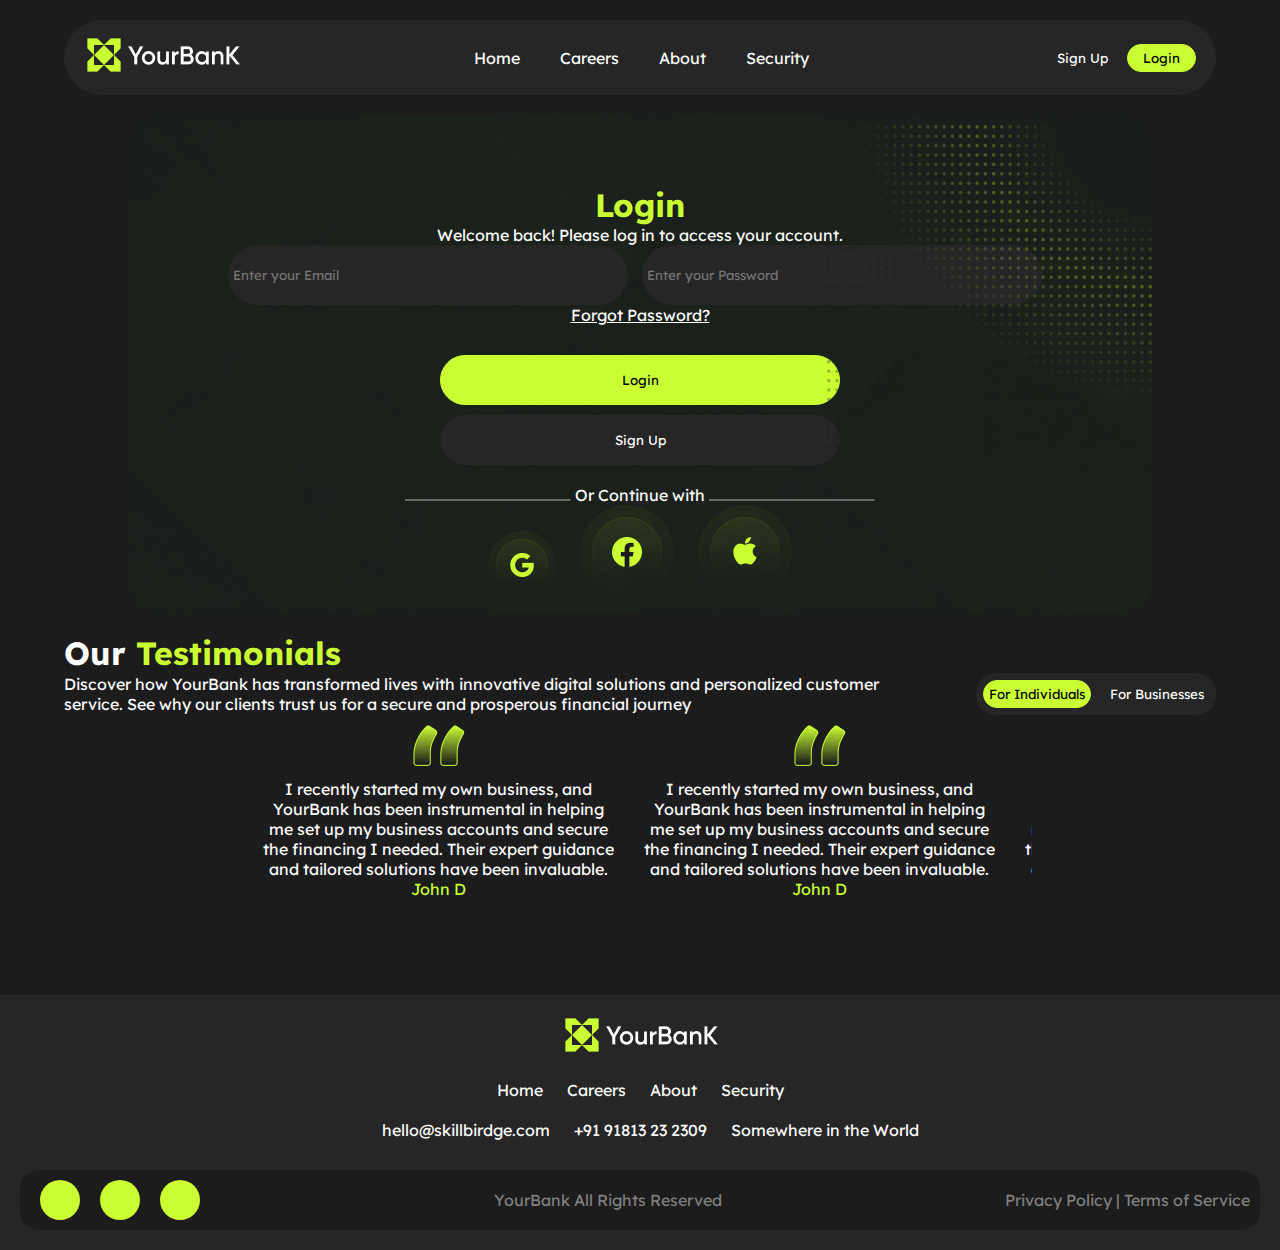
<file: Login.html>
<!DOCTYPE html>
<html lang="en">
<head>
    <meta charset="UTF-8">
    <meta name="viewport" content="width=device-width, initial-scale=1.0">
    <!-- Bootstrap -->
    <link href="https://cdn.jsdelivr.net/npm/bootstrap@5.0.2/dist/css/bootstrap.min.css" rel="stylesheet" integrity="sha384-EVSTQN3/azprG1Anm3QDgpJLIm9Nao0Yz1ztcQTwFspd3yD65VohhpuuCOmLASjC" crossorigin="anonymous">
    <!-- Icon -->
    <link rel="stylesheet" href="https://cdnjs.cloudflare.com/ajax/libs/font-awesome/6.6.0/css/all.min.css" integrity="sha512-Kc323vGBEqzTmouAECnVceyQqyqdsSiqLQISBL29aUW4U/M7pSPA/gEUZQqv1cwx4OnYxTxve5UMg5GT6L4JJg==" crossorigin="anonymous" referrerpolicy="no-referrer" />
    <!-- Style  link-->
     <link rel="stylesheet" href="./LoginCss/style.css">
    <!-- Icon -->
     <link rel="shortcut icon" href="./Img/Logo/logo.png" type="image/x-icon">
     <!-- slider -->
     <link rel="stylesheet" href="https://cdn.jsdelivr.net/npm/swiper@11/swiper-bundle.min.css" />
    <title>YourBank</title>
</head>
<body>
<!-- Navbar section start -->
    <div class="nav-all cont">
        <nav id="navbar">
            <div class="logo">
                <a href="./Index.html"><img src="./Img/HomeImg/icon/Logo-1.png" alt=""></a>
            </div>
            <ul class="nav-list">
                <div class="x">X</div>
                <li class="nav-itm">
                    <a href="./Index.html">Home</a>
                </li>
                <li class="nav-itm">
                    <a href="./Careers.html">Careers</a>
                </li>
                <li class="nav-itm">
                    <a href="./About.html">About</a>
                </li>
                <li class="nav-itm">
                    <a href="./Security.html">Security</a>
                </li>
                <div class="nav-btns2">
                    <button class="nav-btn"><a href="">Sign Up</a></button>
                    <button class="nav-btn"><a href="">Login</a></button>
                </div>
            </ul>
            <div class="nav-btns">
                <button class="nav-btn"><a href="./SignUp.html">Sign Up</a></button>
                <button class="nav-btn"><a href="">Login</a></button>
            </div>
            <div class="menu">
                <img src="./Img/HomeImg/icon/Button.png" alt="">
            </div>
        </nav>
    </div>
<!-- Navbar section end -->

<!-- Main section start -->
    <main id="main">
        <div class="main-all">
            <img src="./Img/LoginImg/Abstract Design (1).png" class="logog" alt="">
            <h1>Login</h1>
            <p>Welcome back! Please log in to access your account.</p>
            <form action="erorr">
                <div class="inputs">
                    <input type="email" placeholder="Enter your Email" required>
                    <input type="password" placeholder="Enter your Password" required>
                </div>
                <a href="#" class="forer">Forgot Password?</a>
                <div class="main">
                    <button class="main-btn" type="submit">Login</button> <br>
                    <button class="main-btn"><a href="./SignUp.html">Sign Up</a></button>
                </div>
            </form>
            <div class="main-text"><img src="./Img/LoginImg/Line.png" alt=""> Or Continue with <img src="./Img/LoginImg/Line.png" alt=""></div>
            <div class="main-icon">
                <a href="https://www.google.co.uk/"><img src="./Img/LoginImg/Icon Container (2).png" alt=""></a>
                <a href="https://www.facebook.com/"><img src="./Img/LoginImg/Icon Container.png" alt=""></a>
                <a href="https://www.apple.com/"><img src="./Img/LoginImg/Icon Container (1).png" alt=""></a>
            </div>
        </div>
    </main>
<!-- Main section end -->

<!-- Slider section start -->
<section id="slider" class="cont">
    <h1>Our <span>Testimonials</span></h1>
    <div class="slider-text">
        <p>Discover how YourBank has transformed lives with innovative digital solutions and personalized customer <br>
            service. See why our clients trust us for a secure and prosperous financial journey</p>
        <div class="slider-btns">
            <button>For Individuals</button>
            <button>For Businesses</button>
        </div>
    </div>
    <div class="slider-all">
        <!-- <img src="./Img/HomeImg/icon/slid.png" class="slider-b" alt="" id="left"> -->
        <div class="slider-cards">
            <div class="slider-card">
                <img src="./Img/HomeImg/icon/qo'sh.png" alt="">
                <p>I recently started my own business, and <br>
                    YourBank has been instrumental in helping <br>
                    me set up my business accounts and secure <br>
                    the financing I needed. Their expert guidance <br>
                    and tailored solutions have been invaluable.</p>
                <div>John D</div>
            </div>
            <div class="slider-card">
                <img src="./Img/HomeImg/icon/qo'sh.png" alt="">
                <p>I recently started my own business, and <br>
                    YourBank has been instrumental in helping <br>
                    me set up my business accounts and secure <br>
                    the financing I needed. Their expert guidance <br>
                    and tailored solutions have been invaluable.</p>
                <div>John D</div>
            </div>
            <div class="slider-card">
                <img src="./Img/HomeImg/icon/qo'sh.png" alt="">
                <p>I recently started my own business, and <br>
                    YourBank has been instrumental in helping <br>
                    me set up my business accounts and secure <br>
                    the financing I needed. Their expert guidance <br>
                    and tailored solutions have been invaluable.</p>
                <div>John D</div>
            </div>
            <div class="slider-card">
                <img src="./Img/HomeImg/icon/qo'sh.png" alt="">
                <p>I recently started my own business, and <br>
                    YourBank has been instrumental in helping <br>
                    me set up my business accounts and secure <br>
                    the financing I needed. Their expert guidance <br>
                    and tailored solutions have been invaluable.</p>
                <div>John D</div>
            </div>
            <div class="slider-card">
                <img src="./Img/HomeImg/icon/qo'sh.png" alt="">
                <p>I recently started my own business, and <br>
                    YourBank has been instrumental in helping <br>
                    me set up my business accounts and secure <br>
                    the financing I needed. Their expert guidance <br>
                    and tailored solutions have been invaluable.</p>
                <div>John D</div>
            </div>
            <div class="slider-card">
                <img src="./Img/HomeImg/icon/qo'sh.png" alt="">
                <p>I recently started my own business, and <br>
                    YourBank has been instrumental in helping <br>
                    me set up my business accounts and secure <br>
                    the financing I needed. Their expert guidance <br>
                    and tailored solutions have been invaluable.</p>
                <div>John D</div>
            </div>
        </div>
        <!-- <img src="./Img/HomeImg/icon/slider2.png" class="slider-b" alt="" id="right"> -->
    </div>
</section>
<!-- Slider section end -->

<!-- Footer c=section start -->
<footer id="footer">
    <img src="./Img/HomeImg/icon/Logo-1.png" alt="">
    <div class="footer-card">
        <a href="./Index.html">Home</a>
        <a href="./Careers.html">Careers</a>
        <a href="./About.html">About</a>
        <a href="./Security.html">Security</a>
    </div>
    <div class="footer-mobil">
        <a href="mailto:hello@skillbirdge.com"><i class="fa-solid fa-envelope"></i> hello@skillbirdge.com</a>
        <a href="tel:+91 91813 23 2309"><i class="fa-solid fa-phone"></i> +91 91813 23 2309</a>
        <a href="https://maps.app.goo.gl/bSnuGG2Uf54yGEjBA"><i class="fa-solid fa-location-dot"></i> Somewhere in the World</a>
    </div>
    <div class="footer-all cont">
        <div class="footer-icon">
            <a href="https://www.facebook.com/"><i class="fa-brands fa-facebook"></i></a>
            <a href="https://x.com/?lang=en"><i class="fa-brands fa-twitter"></i></a>
            <a href="https://uz.linkedin.com/"><i class="fa-brands fa-linkedin"></i></a>
        </div>
        <div class="f-text">YourBank All Rights Reserved</div>
        <div class="prive">Privacy Policy | Terms of Service</div>
    </div>
 </footer>
<!-- Footer c=section end -->
<!-- Script -->
    <script src="./Js/LoginJs/script.js"></script>
</body>
</html>
</file>
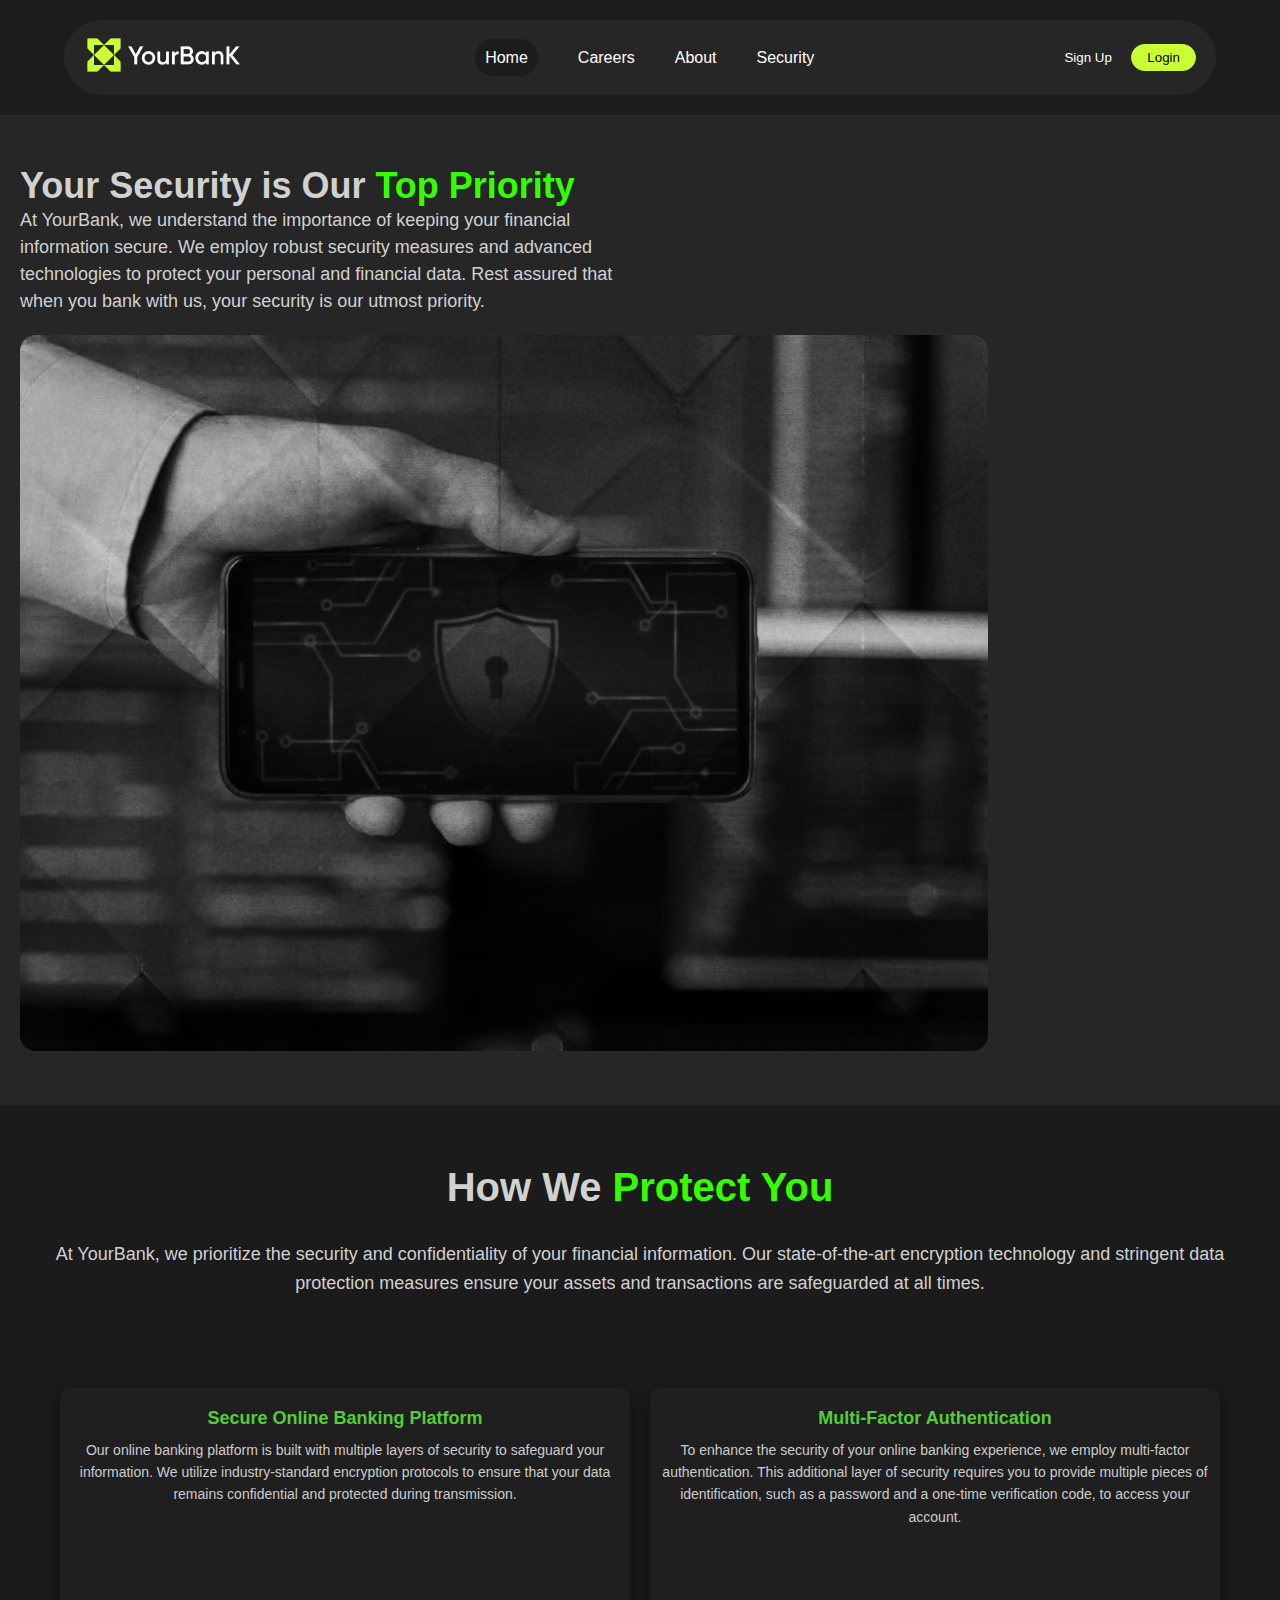
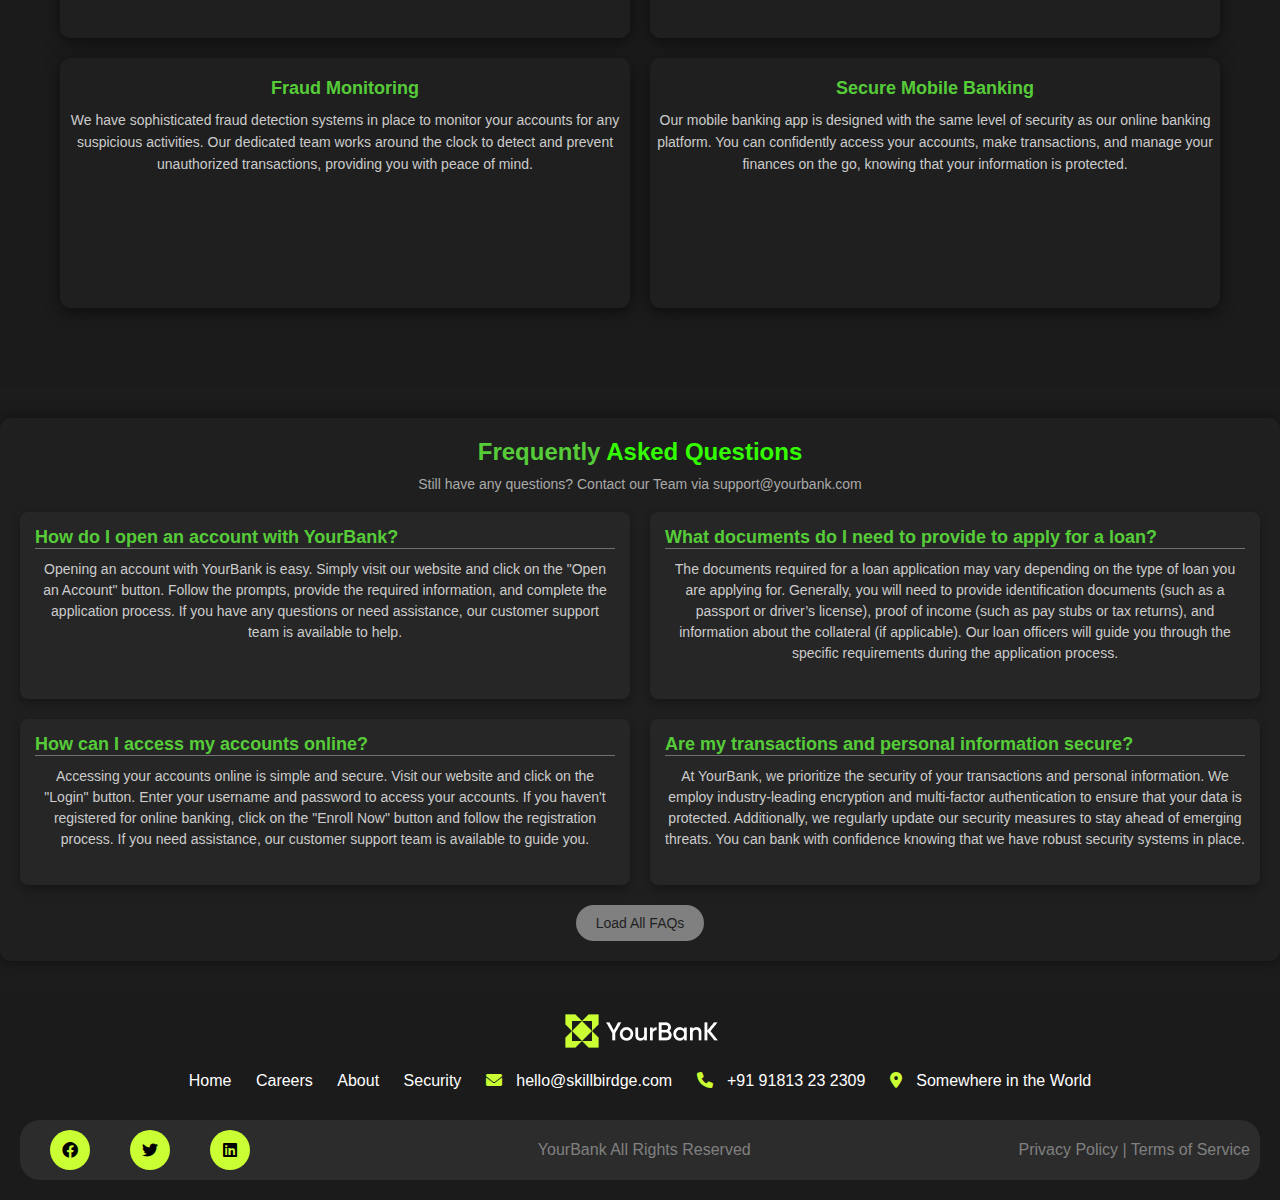
<file: Security.html>
<!DOCTYPE html>
<html lang="en">
<head>
    <meta charset="UTF-8">
    <meta name="viewport" content="width=device-width, initial-scale=1.0">
    <link rel="stylesheet" href="./security.css/security.css">
    <link rel="shortcut icon" href="./security.img/shape-30.png" type="image/x-icon">
    <link rel="stylesheet" href="https://cdnjs.cloudflare.com/ajax/libs/font-awesome/6.0.0-beta3/css/all.min.css">
    <title>YourBank Security Page</title>
</head>
<body>
    
    <div class="nav-all cont">
        <nav id="navbar">
            <div class="logo">
                <a href="./Index.html"><img src="./Img/HomeImg/icon/Logo-1.png" alt=""></a>
            </div>
            <ul class="nav-list">
                <div class="x">X</div>
                <li class="nav-itm">
                    <a href="./Index.html" class="hom">Home</a>
                </li>
                <li class="nav-itm">
                    <a href="./Careers.html">Careers</a>
                </li>
                <li class="nav-itm">
                    <a href="./About.html">About</a>
                </li>
                <li class="nav-itm">
                    <a href="./Security.html">Security</a>
                </li>
                <div class="nav-btns2">
                    <button class="nav-btn"><a href="./SignUp.html">Sign Up</a></button>
                    <button class="nav-btn"><a href="./Login.html">Login</a></button>
                </div>
            </ul>
            <div class="nav-btns">
                <button class="nav-btn"><a href="./SignUp.html">Sign Up</a></button>
                <button class="nav-btn"><a href="Login.html">Login</a></button>
            </div>
            <div class="menu">
                <img src="./Img/HomeImg/icon/Button.png" alt="">
            </div>
        </nav>
    </div>

    <section class="hero">
        <div class="hero-content">
            <h1>Your Security is Our <span class="highlight">Top Priority</span></h1>
            <p>At YourBank, we understand the importance of keeping your financial information secure. We employ robust security measures and advanced technologies to protect your personal and financial data. Rest assured that when you bank with us, your security is our utmost priority.</p>
        </div>
        <div class="hero-image">
            <img src="./security.img/Image (17).png" alt="Security Image">
        </div>
    </section>

    <section class="protection">
        <h2>How We <span class="highlight">Protect You</span></h2>
        <p>At YourBank, we prioritize the security and confidentiality of your financial information. Our state-of-the-art encryption technology and stringent data protection measures ensure your assets and transactions are safeguarded at all times.</p>
        <div class="container">
            <div class="features">
                <div class="feature-item">
                    <h3>Secure Online Banking Platform</h3>
                    <p>Our online banking platform is built with multiple layers of security to safeguard your information. We utilize industry-standard encryption protocols to ensure that your data remains confidential and protected during transmission.</p>
                </div>
                <div class="feature-item">
                    <h3>Multi-Factor Authentication</h3>
                    <p>To enhance the security of your online banking experience, we employ multi-factor authentication. This additional layer of security requires you to provide multiple pieces of identification, such as a password and a one-time verification code, to access your account.</p>
                </div>
                <div class="feature-item">
                    <h3>Fraud Monitoring</h3>
                    <p>We have sophisticated fraud detection systems in place to monitor your accounts for any suspicious activities. Our dedicated team works around the clock to detect and prevent unauthorized transactions, providing you with peace of mind.</p>
                </div>
                <div class="feature-item">
                    <h3>Secure Mobile Banking</h3>
                    <p>Our mobile banking app is designed with the same level of security as our online banking platform. You can confidently access your accounts, make transactions, and manage your finances on the go, knowing that your information is protected.</p>
                </div>
            </div>
        </div>
    </section>
    

    <section class="faq">
        <h2>Frequently <span class="highlight">Asked Questions</span></h2>
        <p>Still have any questions? Contact our Team via support@yourbank.com</p>
        <div class="faq-items">
            <div class="faq-item">
                <h3>How do I open an account with YourBank?</h3>
                <p>Opening an account with YourBank is easy. Simply visit our website and click on the "Open an Account" button. Follow the prompts, provide the required information, and complete the application process. If you have any questions or need assistance, our customer support team is available to help.</p>
            </div>
            <div class="faq-item">
                <h3>What documents do I need to provide to apply for a loan?</h3>
                <p>The documents required for a loan application may vary depending on the type of loan you are applying for. Generally, you will need to provide identification documents (such as a passport or driver’s license), proof of income (such as pay stubs or tax returns), and information about the collateral (if applicable). Our loan officers will guide you through the specific requirements during the application process.</p>
            </div>
            <div class="faq-item">
                <h3>How can I access my accounts online?</h3>
                <p>Accessing your accounts online is simple and secure. Visit our website and click on the "Login" button. Enter your username and password to access your accounts. If you haven't registered for online banking, click on the "Enroll Now" button and follow the registration process. If you need assistance, our customer support team is available to guide you.</p>
            </div>
            <div class="faq-item">
                <h3>Are my transactions and personal information secure?</h3>
                <p>At YourBank, we prioritize the security of your transactions and personal information. We employ industry-leading encryption and multi-factor authentication to ensure that your data is protected. Additionally, we regularly update our security measures to stay ahead of emerging threats. You can bank with confidence knowing that we have robust security systems in place.</p>
            </div>
        </div>
        <button class="load-more-faq">Load All FAQs</button>
    </section>

    <!-- Footer c=section start --> 
 <footer id="footer"> 
    <img src="./Img/HomeImg/icon/Logo-1.png" alt=""> 
    <div class="footer-card"> 
        <a href="">Home</a> 
        <a href="./Careers.html">Careers</a> 
        <a href="./About.html">About</a> 
        <a href="./Security.html">Security</a> 
    </div> 
    <div class="footer-mobil"> 
        <a href="mailto:hello@skillbirdge.com"><i class="fa-solid fa-envelope"></i> hello@skillbirdge.com</a> 
        <a href="tel:+91 91813 23 2309"><i class="fa-solid fa-phone"></i> +91 91813 23 2309</a> 
        <a href="https://maps.app.goo.gl/bSnuGG2Uf54yGEjBA"><i class="fa-solid fa-location-dot"></i> Somewhere in the World</a> 
    </div> 
    <div class="footer-all cont"> 
        <div class="footer-icon"> 
            <a href="https://www.facebook.com/"><i class="fa-brands fa-facebook"></i></a> 
            <a href="https://x.com/?lang=en"><i class="fa-brands fa-twitter"></i></a> 
            <a href="https://uz.linkedin.com/"><i class="fa-brands fa-linkedin"></i></a> 
        </div> 
        <div class="f-text">YourBank All Rights Reserved</div> 
        <div class="prive">Privacy Policy | Terms of Service</div> 
    </div> 
 </footer> 
<!-- Footer c=section end -->
    <script src="./security.js"></script>
</body>
</html>
</file>
<file: HomeCSS/style.css>
@import url('https://fonts.googleapis.com/css2?family=Inter:ital,opsz,wght@0,14..32,100..900;1,14..32,100..900&family=Lexend:wght@100..900&family=Montserrat:ital,wght@0,100..900;1,100..900&display=swap');
* {
    padding: 0; margin: 0;
    box-sizing: border-box;
    transition: 0.4s;
    font-family: 'Lexend', sans-serif;
    color: #fff;
    
}
a {
    text-decoration: none;
    color: #fff;
}
:root {
    --bg-color: #CAFF33;
    --grey-color: #1C1C1C;
    --grey-2: #262626;
}
.cont {
    width: 90%;
    margin: 0 auto;
}
body {
    overflow-x: hidden;
    background-color: var(--grey-color);
}
/* Head img */
.h-img {
    position: absolute;
    top: 0; left: 0;
    z-index: -1;
}
/* Head img */
/* Navbar css start */
.nav-all {
    position: sticky;
    left: 0; right: 0; top: 0;
    z-index: 100;
}
#navbar {
    display: flex;
    align-items: center;
    justify-content: space-between;
    background-color: var(--grey-2);
    padding: 15px 20px;
    border-radius: 40px;
    margin: 20px auto;
}
.hom {
    background-color: var(--grey-color);
    padding: 10px;
    border-radius: 20px;
}
.nav-list {
    display: flex;
    align-items: center;
    margin-bottom: 0px;
}
.nav-itm {
    list-style: none;
    margin: 0 20px;
}
.nav-itm a:hover {
    color: var(--bg-color);
}
.nav-btn:first-child {
    background-color: transparent;
    border: none;
    padding: 5px 15px;
    border-radius: 20px;
}
.nav-btn:first-child a:hover {
    color: var(--bg-color);
}
.nav-btn:first-child:hover {
    background-color: var(--grey-color);
}
.nav-btn:last-child {
    background-color: var(--bg-color);
    border-radius: 20px;
    padding: 5px 15px;
    border: 1px solid var(--bg-color);
}
.nav-btn:last-child:hover {
    background-color: transparent;
}
.nav-btn:last-child a:hover {
    color: var(--bg-color);
}
.nav-btn:last-child a {
    color: #000;
}
.nav-btns2 {
    display: none;
}
.menu {
    font-size: x-large;
    display: none;
}
.x {
    display: none;
}
@media screen and (max-width: 900px) {
    #navbar {
        position: relative;
        width: 100%;
    }
    .nav-list {
        position: absolute;
        flex-direction: column;
        background-color: #262626a6;
        width: 500px;
        top: -19px; left: -100px;
        height: 100vh;
        backdrop-filter: blur(30px);
        transition: 0.6s;
        transform: translateX(-900px);
    }
    .nav-o {
        transform: translateX(0px) !important;
    }
    .nav-itm {
        margin: 20px 0;
    }
    .nav-btns {
        display: none;
    }
    .nav-btns2 {
        display: block;
        text-align: center;
    }
    .nav-btns2 button {
        margin: 10px auto;
    }
    .menu {
        display: block;
        cursor: pointer;
    }
    .x {
        display: block;
        color: var(--bg-color);
        font-size: xx-large;
        position: absolute;
        right: 10px;
        cursor: pointer;
    }
}
@media screen and (max-width: 500px) {
    .nav-list {
        width: 100%;
        left: -3px; top: 0;
    }
}
/* Navbar css end */

/* Home css start */
#home {
    height: 80vh;
    display: flex;
    align-items: center;
    position: relative;
    top: 0;
}
.home-all {
    width: 100%;
    display: flex;
    align-items: center;
    justify-content: space-between;
}
.home-card {
    /* width: 700px; */
}
.home-card:last-child {
    background-color: #1A1A1A;
    padding: 10px;
    margin-right: 150px;
    border-radius: 10px;
}
.home-card-bg {
    position: absolute;
    right: 0;
    z-index: -1;
}
.hom-verfy {
    display: flex;
    align-items: center;
    background-color: var(--grey-2);
    width: 400px;
    padding: 10px;
    border-radius: 20px;
}
.hom-verfy div {
    margin-left: 10px;
}
.home-welcom {
    margin: 20px 0;
    font-size: 2.5em;
    font-weight: 600;
}
.home-welcom span {
    color: var(--bg-color);
}
.home-card p {
    margin: 10px 0;
    font-weight: 200;
}
.home-btn {
    background-color: var(--bg-color);
    border: 1px solid var(--bg-color);
    padding: 10px 20px;
    border-radius: 20px;
    margin-top: 100px;
}
.home-btn:hover {
    background-color: transparent;
}
.home-btn a:hover {
    color: var(--bg-color);
}
.home-btn a {
    color: #000;
}
.home-usd {
    display: flex;
    align-items: center;
    background-color: #22251B;
    width: 200px;
    padding: 5px;
    border-radius: 10px;
    margin-bottom: -20px;
}
.home-usd-text div:last-child {
    font-weight: 200;
}
.home-btn2 {
    width: 50px;
    height: 50px;
    border-radius: 50%;
    background-color: var(--bg-color);
    font-size: xx-large;
    color: #000;
    border: 1px solid var(--bg-color);
    margin-right: 10px;
    display: flex;
    align-items: center;
    justify-content: center;
}
.home-btn2:hover {
    background-color: transparent;
    color: var(--bg-color);
}
.home-img {
    border: 1px solid #22251B;
    padding: 20px;
    width: 500px;
}
.h-text {
    margin: 10px 0;
}
.home-money {
    display: flex;
    align-items: center;
    justify-content: space-between;
}
.money-card {
    border: 1px solid var(--grey-2);
    padding: 10px;
    width: 100%;
    background-color: var(--grey-2);
    margin: 0 10px;
}
.money-img {
    display: flex;
    align-items: center;
}
.money-d {
    border-top: 1px solid var(--grey-color);
    margin: 10px 0;
    padding: 5px;
    display: flex;
    align-items: center;
    font-weight: 600;
}
.monay-btn {
    width: 100%;
    margin: 10px 0;
    border: 1px solid #22251B;
    padding: 5px;
    border-radius: 20px;
    background-color: #22251B;
}
.erth {
    width: 350px;
    display: flex;
    align-items: center;
    background-color: #22251B;
    border-radius: 20px;
    padding: 5px 10px;
    margin: 10px 0;
}
@media screen and (max-width: 1500px) {
    #home {
        height: auto;
        padding: 10px;
    }
    .home-all {
        flex-direction: column;
        justify-content: center;
    }
    .home-card:last-child {
        margin-right: 0px;
        margin-top: 20px;
    }
}
@media screen and (max-width: 600px) {
    .home-card:first-child {
        text-align: center;
    }
    .home-btn {
        margin-top: 40px;
    }
    .home-card:last-child {
        width: 100%;
        background-color: transparent;
        margin: 0 auto;
        justify-content: center;
    }
    .home-money {
        width: 100%;
        flex-direction: column;
        justify-content: center;
    }
    .home-img {
        margin: 0 auto;
        width: 100%;
    }
    .home-img2 {
        width: 100%;
    }
    .cont {
        width: 97%;
    }
    .home-welcom {
        font-size: xx-large;
    }
    .hom-verfy {
        width: 100%;
    }
}
@media screen and (max-width: 500px) {
    .home-card:first-child {
        width: 100%;
    }
    .home-card-bg {
        display: none;
    }
    .erth {
        width: 100%;
    }
}
/* Home css end */

/* Main css start */
#main h1 span {
    color: var(--bg-color);
}
.main-text {
    width: 100%;
    display: flex;
    justify-content: space-between;
    align-items: center;
}
.main-btns {
    background-color: var(--grey-2);
    padding: 10px;
    border-radius: 40px;
    display: flex;
    align-items: center;
}
.main-btn {
    margin: 0 5px;
    width: 140px;
}
.main-btn:first-child {
    background-color: var(--bg-color);
    border: 1px solid var(--bg-color);
    color: #000;
    padding: 5px;
    border-radius: 20px;
}
.main-btn:first-child:hover {
    background-color: transparent;
    color: var(--bg-color);
}
.main-btn:last-child {
    background-color: transparent;
    border: none;
    border-radius: 20px;
    padding: 8px;
}
.main-btn:last-child:hover {
    background-color: var(--grey-color);
    color: var(--bg-color);
}
.main-cards {
    display: grid;
    grid-template-columns: repeat(auto-fit, minmax(430px, 1fr));
}
.main-card {
    width: 430px;
    padding: 10px;
    text-align: center;
    margin: 10px auto;
}
.main-card:nth-child(2) {
    border-left: 1px solid var(--grey-2);
}
.main-card:nth-child(3) {
    border-left: 1px solid var(--grey-2);
}
.main-card p {
    font-size: small;
}
.main-card div {
    font-weight: 200;
}
@media screen and (max-width: 992px) {
    .main-card:nth-child(2) {
        border-top: 1px solid var(--grey-2);
        border-left: none;
    }
    .main-card:nth-child(3) {
        border-top: 1px solid var(--grey-2);
        border-left: none;
    }
}
@media screen and (max-width: 600px) {
    #main h1 {
        text-align: center;
    }
    .main-text {
        flex-direction: column;
        text-align: center;
    }
}
@media screen and (max-width: 500px) {
    .main-cards {
        display: flex;
        align-items: center;
        flex-direction: column;
    }
    .main-card {
        width: 100%;
    }
    .main-btn {
        width: 100%
    }
}
/* Main css end */

/* User-Casses section start */
.user-img {
    position: absolute;
    z-index: 0;
    top: 0;
}
.user-all {
    background-color: var(--grey-2);
    position: relative;
    padding: 20px;
    width: 600px;
    border-radius: 20px;
}
.user-icons {
    display: flex;
    justify-content: space-between;
}
.user-icon {
    width: 250px;
    height: 150px;
    background-color: var(--grey-color);
    text-align: center;
    margin: 10px 0;
    z-index: 1;
    padding: 5px;
    border-radius: 10px;
}
.user-fo {
    display: flex;
    align-items: center;
    justify-content: space-between;
}
.user-fo h1 {
    color: var(--bg-color);
}
.u-fo {
    border-left: 1px dashed var(--grey-2);
    padding: 10px;
}
.user-card {
    display: flex;
    justify-content: space-between;
    margin: 10px 0;
}
.user-btn {
    background-color: var(--grey-2);
    color: var(--bg-color);
    padding: 10px;
    border: none;
    border-radius: 20px;
}
.userh1 {
    color: var(--bg-color);
}
@media screen and (max-width: 992px) {
    .user-card {
        flex-direction: column-reverse;
        align-items: center;
        margin: 20px 0;
    }
}
@media screen and (max-width: 640px) {
    .user-all {
        width: 100%;
        margin: 10px 0;
        padding: 10px;
    }
    .user-icon {
        width: 100%;
        margin: 10px 10px;
    }
    .user-num {
        font-size: small;
    }
}
/* User-Casses section end */

/* Our css start */
.our-all {
    display: flex;
    align-items: start;
}
.our-m {
    display: flex;
    align-items: center;
    justify-content: space-between;
}
.our-mob {
    background-color: var(--grey-2);
    margin: 20px;
    padding: 20px;
    border-radius: 20px;
    height: 200px;
}
.our-mob p {
    font-weight: 200;
}
.our-card {
    display: flex;
    margin: 0 10px;
    padding: 10px;
}
.our-btn {
    background-color: var(--grey-2);
    height: 200px;
    padding: 20px;
}
.our-text {
    background-color: var(--grey-color);
    padding: 10px;
    margin: 10px;
    border-radius: 20px;
    border: 1px solid var(--grey-2);
    cursor: pointer;
    border-radius: 20px;
}
@media screen and (max-width: 1500px) {
    .our-mob {
        height: auto;
    }
    .our-btn {
        height: auto;
    }
}
@media screen and (max-width: 992px) {
    .our-btn {
        display: none;
    }
    .our-all {
        align-items: center;
        justify-content: center;
    }
    .our-card {
        flex-direction: column;
        align-items: center;
        justify-content: center;
        margin: 10px 0;
        padding: 0;
    }
}
@media screen and (max-width: 600px) {
    .our-mob {
        width: 100%;
        margin: 10px auto;
    }
}
/* Our css end */

/* Frequnty css start */
#frequenty h1 span {
    color: var(--bg-color);
}
.frequenty-card {
    display: flex;
}
.frequenty-past {
    border: 1px solid var(--grey-2);
    margin: 10px;
    height: 250px;
    padding: 10px;
    border-radius: 10px;
    width: 600px;
    margin: 10px auto;
}
.frequenty-past div {
    margin: 10px 0;
    border-bottom: 1px solid var(--grey-2);
}
.frequenty-past p {
    font-weight: 200;
}
.frequenty-btn {
    background-color: var(--grey-2);
    border: none;
    padding: 10px;
    border-radius: 20px;
    display: block;
    margin: 10px auto;
}
.frequenty-btn:hover {
    color: var(--bg-color);
}
@media screen and (max-width: 1250px) {
    .frequenty-card {
        display: block;
    }
}
@media screen and (max-width: 700px) {
    .frequenty-past {
        width: 100%;
        height: auto;
    }
    .frequenty-past p {
        font-size: small;
    }
}
/* Frequnty css end */

/* Slider css start */
#slider h1 span {
    color: var(--bg-color);
}
.slider-text {
    display: flex;
    align-items: center;
    justify-content: space-between;
}
.slider-btns {
    padding: 7px;
    border-radius: 20px;
    background-color: var(--grey-2);
}
.slider-btns button:first-child {
    background-color: var(--bg-color);
    border: 1px solid var(--bg-color);
    padding: 5px;
    border-radius: 20px;
    color: #000;
    margin-right: 10px;
}
.slider-btns button:first-child:hover {
    background-color: transparent;
    color: var(--bg-color);
}
.slider-btns button:last-child {
    background-color: transparent;
    border: none;
    padding: 5px;
    border-radius: 20px;
}
.slider-btns button:last-child:hover {
    background-color: var(--grey-color);
}
.slider-all {
    position: relative;
    scroll-behavior: smooth;
}
.slider-cards {
    display: flex;
    white-space: nowrap;
    overflow-x: hidden;
    width: 68%;
    margin: 0 auto;
}
.slider-card {
    text-align: center;
    width: 400px;
    height: 250px;
    margin: 0 15px;
}
.slider-card div {
    color: var(--bg-color);
}
.slider-b {
    top: 50%;
    transform: translateX(-50%);
    position: absolute;
    cursor: pointer;
}
#right {
    right: 40px;
}
@media screen and (max-width: 1250px) {
    .slider-text {
        flex-direction: column;
        text-align: center;
    }
}
@media screen and (max-width: 700px) {
    .slider-cards {
        width: 100%;
    }
}
@media screen and (max-width: 400px) {
    .swiper-slide p {
        font-size: small;
    }
}
/* Slider css end */

/* financial css start */
.financial-all {
    display: flex;
    justify-content: space-between;
    align-items: center;
    background-color: var(--grey-2);
    padding: 20px;
    border-radius: 30px;
}
.financial-card h1 span {
    color: var(--bg-color);
}
.financial-btn {
    background-color: var(--bg-color);
    padding: 15px 10px;
    border: 1px solid var(--bg-color);
    border-radius: 30px;
    width: 150px;
}
.financial-btn:hover {
    background-color: transparent;
}
.financial-btn a:hover {
    color: var(--bg-color);
}
.financial-btn a {
    color: #000;
}
@media screen and (max-width: 1150px) {
    .financial-all {
        flex-direction: column;
        text-align: center;
    }
}
@media screen and (max-width: 600px) {
    .financial-card h1 {
        font-size: x-large;
    }
}
/* financial css end */

/* Footer css start */
#footer {
    background-color: var(--grey-2);
    margin-top: 30px;
    padding: 20px;
    text-align: center;
}
.footer-mobil {
    margin-top: 20px;
}
.footer-mobil i {
    color: var(--bg-color);
    margin-right: 10px;
}
.footer-mobil a{
    margin-left: 10px;
}
.footer-card {
    margin-top: 20px;
}
.footer-card a {
    margin: 0 10px;
}
.footer-all {
    width: 100%;
    display: flex;
    background-color: var(--grey-color);
    padding: 10px;
    align-items: center;
    justify-content: space-between;
    margin-top: 30px;
    border-radius: 20px;
}
.footer-icon {
    display: flex;
}
.footer-icon i {
    width: 40px;
    height: 40px;
    margin: 0 10px;
    border-radius: 50%;
    display: flex;
    align-items: center;
    justify-content: center;
    color: #000;
    background-color: var(--bg-color);
}
.f-text {
    color: gray;
}
.prive {
    color: gray;
}
@media screen and (max-width: 760px) {
    .footer-all {
        flex-direction: column;
    }
    .footer-icon {
        margin-top: -25px;
    }
    .f-text {
        margin: 10px 0;
    }
    .footer-mobil {
        border-top: 1px solid var(--grey-color);
        padding: 10px 0 0 0;
    }
    .footer-card {
        border-top: 1px solid var(--grey-color);
        padding: 10px 0 0 0;
    }
}
/* Footer css end */
</file>
<file: css-carres/style.css>
@import url('https://fonts.googleapis.com/css2?family=Jura:wght@300..700&family=Lexend:wght@100..900&family=Lora:ital,wght@0,400..700;1,400..700&family=Montserrat:ital,wght@0,100..900;1,100..900&family=Roboto:ital,wght@0,100;0,300;0,400;0,500;0,700;0,900;1,100;1,300;1,400;1,500;1,700;1,900&display=swap');
*{
    padding: 0;
    margin: 0;
    box-sizing: border-box;
    font-family: "Roboto";
    transition: 0.50s ease-in-out;
    text-decoration: none !important;
    list-style: none;
    font-family: "Lexend";
}
body{
    width: 100%;
    background: #1A1A1A;
}

/* All-items */
.text-1{
    font-size: 35px;
    color: #FFFFFF;
}

.text-1 span{
    color: #CAFF33;
}
.text-2{
    font-size: 28px;
    color: #FFFFFF;
}

.text-2 span{
    color: #CAFF33;
}
.text-3{
    font-size: 28px;
    color: #CAFF33;
}
.text-5{
    font-size: 15px;
    color: #FFFFFF;
}
.text-4{
    font-size: 13px;
    color: #B3B3B3;
}
.btn-1{
    padding: 9.5px 20px;
    border-radius: 82px;
    background: #CAFF33;
    border: 1px solid #CAFF33;
    transition: 0.4s;
    color: #1C1C1C;
    font-size: 12px;
}
.btn-1:hover{
    box-shadow: 0 0 10px 5px #CAFF33;

}
.nav-lists{
    font-size: 13px;
    color: #FFFFFF;
}
@media screen and (max-width: 568px) {
    .text-1{
        text-align: center;
    }
    .text-2{
        text-align: center;
    }
    .text-3{
        text-align: center;
    }
    .text-4{
        text-align: center;
    }
    .btns-1{
        display: flex;
        justify-content: center;
        align-items: center;
    }
}

/* All-items */

.header{
    width: 100%;
}
/* Navbar Start */
.navbar{
    display: flex;
    justify-content: space-between;
    align-items: center;
    margin: 20px 30px;
    padding: 10px 30px;
    position: fixed;
    background: #1C1C1C;
    border: 1px solid #262626;
    border-radius: 100px;
    top: 0;
    left: 0;
    width: 95%;
    transition: 0.30s;
    z-index: 10000;
    height: auto;
}
.navbar.sticky{
    background: #1C1C1C;
    backdrop-filter: blur(30px);
    padding: 20px 40px;
    margin: 0 30px;
}
.nav-list {
    display: flex;
    gap: 30px;
    align-items: center;
    position: relative;
    margin: 18px 0;
}
.nav-list li a{
    color: #FFFFFF;
    font-size: 13px;
}
.bars{
    display: none;
}
.bars img{
    cursor: pointer;
}
.nav-log{
    display: flex;
    gap: 20px;
    align-items: center;
}
.nav-log-2{
    display: none;
}
@media screen and (max-width: 768px) {
    .navbar{
        display: flex;
        justify-content: space-between;
        padding: 10px 30px;
        margin: 20px 15px;
    }
    .nav-list{
        width: 100%;
        display: flex;
        flex-direction: column;
        text-align: center;
        position: absolute;
        top: 38px;
        gap: 10px;
        left: 0;
        right: 0;
        background: #1C1C1C;
        border-top-left-radius: 5px;
        border-top-right-radius: 5px;
        border-bottom-left-radius: 30px;
        border-bottom-right-radius: 30px;
        overflow: hidden;
    }
    .nav-log-2{
        display: block;
    }
    .nav-log{
        display: none;
    }
    .btns-1{
        margin: 5px 0;
    }
    .nav-list li{
        padding: 10px 0;
        position: relative;
        right: 20px;
    }
    .nav-log-2 .btn-1{
        position: relative;
        right: 20px;
    }
    .bars{
        display: block;
    }
    .navbar.sticky{
        background: #1C1C1C;
        backdrop-filter: blur(30px);
        padding: 20px 40px;
        margin: 0 10px;
    }
}
@media screen and (max-width: 568px) {
    .navbar{
        margin: 10px 5px;
    }
    .navbar.sticky{
        background: #1C1C1C;
        backdrop-filter: blur(30px);
        padding: 10px 10px;
        margin: 0 10px;
    }
}
.main{
    margin: 100px  80px;
    height: auto;
    border: 1px solid #FFFFFF;
    padding: 40px 20px;
    border: 1px solid #1C1C1C;
    background: #1C1C1C;
    border-radius: 30px;
}
.words{
    width: 500px;
    height: auto;
    background: #1A1A1A;
    padding: 50px 30px;
    border-radius: 10px;
    height: 60vh;
    border-bottom-right-radius: 80px;
    border-top-right-radius: 2px;
    z-index: 10;
}

.imgs img{
    width: 650px;
    height: 500px;
    z-index: 0;
}
.main-1{
    display: flex;
    justify-content: space-evenly;
    gap: 5px;
}
@media screen and (max-width: 1200px) {
    .main-1{
        display: flex;
        flex-direction: column-reverse;
        align-items: center;
        gap: 0;
    }
    .words{
        margin-top: 20px;
    }
    .imgs img{
        width: 100%;
        height: auto;
        object-fit: cover;
    }
}
@media screen and (max-width: 560px) {
    .words{
        width: 100%;
        height: auto;
        border-bottom-right-radius: 10px;
        margin-top: -20px;
    }
    .main{
        width: 100%;
        margin: 80px 0;
        border-radius: 10px;
        padding: 30px 0;
    }
}

/* Section-COntant-1 Start */
.Section-COntant-1{
    margin-bottom: 20px;
}
.carts{
    display: grid;
    grid-template-columns: auto auto;
    gap: 40px;
    grid-template-rows: auto auto;
}
.boxs{
    border-left: 1px solid #CAFF33;
    width: fit-content;
    padding: 0 15px;
} 
@media screen and (max-width: 768px) {
    .carts{
        display: grid;
        grid-template-columns: auto;
    }
}
/* Section-COntant-1 End */


/* Section-COntant-2 Start */
.Section-COntant-2{
    padding: 50px 0;
}
.box{
    display: flex;
    align-items: center;
    gap: 10px;
}
.carts-1{
    display: grid;
    grid-template-columns: auto auto;
    gap: 40px;
}
.boxs-1{
    padding: 20px;
    border: 1px solid #CAFF331A;
    border-radius: 14px 40px 14px 40px;
    background: linear-gradient(to right,#CAFF330D, #CAFF3300, #1C1C1C, #1C1C1C00);
}
@media screen and (max-width: 768px) {
    .carts-1{
        display: grid;
        grid-template-columns: auto;
    }
}
/* Section-COntant-2 End */

/* Section-COntant-3 Start */
.boxs-3{
    border: 1px solid #262626;
    border-radius: 15px;
    background: #1C1C1C;
    width: fit-content;
    padding: 25px;
}
.carts-2{
    display: grid;
    grid-template-columns: auto auto;
    gap: 10px;
}
.btn-2{
    font-size: 11px;
    background: #1A1A1A;
    border: 1px solid #262626;
    border-radius: 80px;
    padding: 3px 15px;
    color: #B3B3B3;
}
.bachers{
    display: flex;
    align-items: center;
    gap: 5px;
    height: 40px;
}
.bachers p{
    margin-top: 18px;
}
@media screen and (max-width: 992px) {
    .carts-2{
        display: grid;
        grid-template-columns: auto;
        gap: 10px;
        justify-content: center;
    }
    .bachers{
        height: auto;
    }
    .requir p{
        text-align: start;
    }
}
/* Section-COntant-3 End */


/* Aside-COntant-1 Start */
.boxs-4{
    width: fit-content;
    border: 1px solid #262626;
    border-radius: 10px;
    padding: 12px 20px;
}
.boxs-4 h6{
    padding: 12px 0;
    border-bottom: 2px solid #262626;
}
.carts-3{
    display: grid;
    grid-template-columns: auto auto;
    gap: 20px;
}
.btns-4{
    display: flex;
    justify-content: center;
    align-items: center;
    padding: 20px 0;
}
.btn-3{
    padding: 13px 20px;
    border: 1px solid #262626;
    background: #1C1C1C;
    border-radius: 80px;
    font-size: 14px;
    color: #FFFFFF;
}
@media screen and (max-width: 992px) {
    .carts-3{
        display: grid;
        grid-template-columns: auto;
        gap: 20px;
    }
    .boxs-4 p{
        text-align: start;
    }
}
/* Aside-COntant-1 End */

/* Aside-COntant-2 Start */
.Aside-COntant-2{
    padding: 50px 0;
}
.word-5{
    display: flex;
    align-items: center;
    justify-content: space-between;
    padding: 40px;
    border-radius: 20px;
    background: linear-gradient(to right,#c9ff3313, #c9ff3300, #1c1c1c0c,#1C1C1C);
}
@media screen and (max-width: 568px) {
    .word-5{
        display: flex;
        flex-direction: column;
        align-items: center;
    }
    .btns-5{
        margin-top: 20px;
    }
}
/* Aside-COntant-2 End */

/* Footer-COntant Start */
.Footer-COntant{
    background: #1C1C1C;
    padding: 50px 0;
}
.footer{
    text-align: center;
}
.list{
    display: flex;
    justify-content: center;
    gap: 20px;
    margin: 20px 0;
}
.list li a{
    color: #FFFFFF;
    font-size: 13px;
}
.links{
    display: flex;  
    justify-content: center;
    gap: 20px;
}
.links a{
    color: #FFFFFF;
}
.borders{
    border-bottom: 1px solid #262626;
    margin: 40px 0;
}
.links a{
    display: flex;
    gap: 5px;
}
.footer-1{
    display: flex;
    justify-content: space-between;
    align-items: center;
    background: #1A1A1A;
    border: 1px solid #262626;
    padding: 15px 18px;
    border-radius: 80px;    
    margin-top: 80px;
}

.one a{
    font-size: 12px;
    color: #B3B3B3;
}
.two a{
    font-size: 12px;
    color: #B3B3B3;
}
.links-1 a{
    font-size: 15px;
    border: 1px solid #CAFF33;
    padding: 10px 12px;
    border-radius: 50%;
    color: #CAFF33;
    position: relative;
}

.links-1 a:hover{
    background: #CAFF33;
    color: #1A1A1A;
}
@media screen and (max-width: 768px) {
    .links {
        display: grid;
        grid-template-columns: auto auto;
    }
    .footer-1{
        display: grid;
        grid-template-columns: auto auto;
        gap: 10px;
    }
}
@media screen and (max-width: 568px) {
    .links {
        display: grid;
        grid-template-columns: auto;
    }
    .footer-1{
        display: grid;
        grid-template-columns: auto;
        justify-content: center;
        text-align: center;
        background: transparent;
        border: none;
        gap: 20px;
    }

}
/* Footer-COntant End */
</file>
<file: LoginCss/style.css>
@import url('https://fonts.googleapis.com/css2?family=Inter:ital,opsz,wght@0,14..32,100..900;1,14..32,100..900&family=Lexend:wght@100..900&family=Montserrat:ital,wght@0,100..900;1,100..900&display=swap');
* {
    padding: 0; margin: 0;
    box-sizing: border-box;
    transition: 0.4s;
    font-family: 'Lexend', sans-serif;
    color: #fff;
}
a {
    text-decoration: none;
    color: #fff;
}
:root {
    --bg-color: #CAFF33;
    --grey-color: #1C1C1C;
    --grey-2: #262626;
}
.cont {
    width: 90%;
    margin: 0 auto;
}
body {
    overflow-x: hidden;
    background-color: var(--grey-color);
}
/* Navbar css start */
.nav-all {
    position: sticky;
    left: 0; right: 0; top: 0;
    z-index: 100;
}
#navbar {
    display: flex;
    align-items: center;
    justify-content: space-between;
    background-color: var(--grey-2);
    padding: 15px 20px;
    border-radius: 40px;
    margin: 20px auto;
}
.hom {
    background-color: var(--grey-color);
    padding: 10px;
    border-radius: 20px;
}
.nav-list {
    display: flex;
    align-items: center;
    margin-bottom: 0px;
}
.nav-itm {
    list-style: none;
    margin: 0 20px;
}
.nav-itm a:hover {
    color: var(--bg-color);
}
.nav-btn:first-child {
    background-color: transparent;
    border: none;
    padding: 5px 15px;
    border-radius: 20px;
}
.nav-btn:first-child a:hover {
    color: var(--bg-color);
}
.nav-btn:first-child:hover {
    background-color: var(--grey-color);
}
.nav-btn:last-child {
    background-color: var(--bg-color);
    border-radius: 20px;
    padding: 5px 15px;
    border: 1px solid var(--bg-color);
}
.nav-btn:last-child:hover {
    background-color: transparent;
}
.nav-btn:last-child a:hover {
    color: var(--bg-color);
}
.nav-btn:last-child a {
    color: #000;
}
.nav-btns2 {
    display: none;
}
.menu {
    font-size: x-large;
    display: none;
}
.x {
    display: none;
}
@media screen and (max-width: 900px) {
    #navbar {
        position: relative;
        width: 100%;
    }
    .nav-list {
        position: absolute;
        flex-direction: column;
        background-color: #262626a6;
        width: 500px;
        top: -19px; left: -100px;
        height: 100vh;
        backdrop-filter: blur(30px);
        transition: 0.6s;
        transform: translateX(-900px);
    }
    .nav-o {
        transform: translateX(0px) !important;
    }
    .nav-itm {
        margin: 20px 0;
    }
    .nav-btns {
        display: none;
    }
    .nav-btns2 {
        display: block;
        text-align: center;
    }
    .nav-btns2 button {
        margin: 10px auto;
    }
    .menu {
        display: block;
        cursor: pointer;
    }
    .x {
        display: block;
        color: var(--bg-color);
        font-size: xx-large;
        position: absolute;
        right: 10px;
        cursor: pointer;
    }
}
@media screen and (max-width: 500px) {
    .nav-list {
        width: 100%;
        left: -3px; top: 0;
    }
}
/* Navbar css end */

/* Main css start */
#main {
    width: 80%;
    height: auto;
    background: url(../Img/LoginImg/green.png) center no-repeat;
    background-size: cover;
    margin: 0 auto;
    text-align: center;
    position: relative;
    border-radius: 30px;
    margin-bottom: 20px;
}
.main-all {
    width: 100%;
    height: auto;
    background-color: #1c1c1cf5;
    padding: 10px;
}
.main-all h1 {
    color: var(--bg-color);
    padding-top: 60px;
}
.logog {
    position: absolute;
    right: 0;
}
.inputs input {
    width: 400px;
    height: 60px;
    border-radius: 60px;
    padding: 5px;
    background-color: var(--grey-2);
    border: none;
    margin-right: 10px;
}
.forer {
    text-decoration: underline;
}
.main-btn {
    width: 400px;
    height: 50px;
    border-radius: 30px;
}
.main-btn:first-child {
    background-color: var(--bg-color);
    color: #000;
    border: 1px solid var(--bg-color);
    margin-top: 30px;
}
.main-btn:first-child:hover {
    background-color: transparent;
    color: var(--bg-color);
}
.main-btn:last-child {
    background-color: var(--grey-2);
    border: 1px solid var(--grey-2);
    margin-top: 10px;
}
.main-text {
    margin-top: 20px;
}
.main-icon a {
    margin: 0 10px;
}
@media screen and (max-width: 1030px) {
    .inputs input {
        margin: 10px 0;
    }
}
@media screen and (max-width: 600px) {
    #main {
        width: 98%;
    }
    .main-text img {
        display: none;
    }
}
@media screen and (max-width: 450px) {
    .inputs input {
        width: 100%;
    }
    .main-btn {
        width: 100%;
    }
}
/* Main css end */

/* Slider css start */
#slider h1 span {
    color: var(--bg-color);
}
.slider-text {
    display: flex;
    align-items: center;
    justify-content: space-between;
}
.slider-btns {
    padding: 7px;
    border-radius: 20px;
    background-color: var(--grey-2);
}
.slider-btns button:first-child {
    background-color: var(--bg-color);
    border: 1px solid var(--bg-color);
    padding: 5px;
    border-radius: 20px;
    color: #000;
    margin-right: 10px;
}
.slider-btns button:first-child:hover {
    background-color: transparent;
    color: var(--bg-color);
}
.slider-btns button:last-child {
    background-color: transparent;
    border: none;
    padding: 5px;
    border-radius: 20px;
}
.slider-btns button:last-child:hover {
    background-color: var(--grey-color);
}
.slider-all {
    position: relative;
    scroll-behavior: smooth;
}
.slider-cards {
    display: flex;
    white-space: nowrap;
    overflow-x: hidden;
    width: 68%;
    margin: 0 auto;
}
.slider-card {
    text-align: center;
    width: 400px;
    height: 250px;
    margin: 0 15px;
}
.slider-card div {
    color: var(--bg-color);
}
.slider-b {
    top: 50%;
    transform: translateX(-50%);
    position: absolute;
    cursor: pointer;
}
#right {
    right: 40px;
}
@media screen and (max-width: 1250px) {
    .slider-text {
        flex-direction: column;
        text-align: center;
    }
}
@media screen and (max-width: 700px) {
    .slider-cards {
        width: 100%;
    }
}
@media screen and (max-width: 400px) {
    .swiper-slide p {
        font-size: small;
    }
}
/* Slider css end */

/* Footer css start */
#footer {
    background-color: var(--grey-2);
    margin-top: 30px;
    padding: 20px;
    text-align: center;
}
.footer-mobil {
    margin-top: 20px;
}
.footer-mobil i {
    color: var(--bg-color);
    margin-right: 10px;
}
.footer-mobil a{
    margin-left: 10px;
}
.footer-card {
    margin-top: 20px;
}
.footer-card a {
    margin: 0 10px;
}
.footer-all {
    width: 100%;
    display: flex;
    background-color: var(--grey-color);
    padding: 10px;
    align-items: center;
    justify-content: space-between;
    margin-top: 30px;
    border-radius: 20px;
}
.footer-icon {
    display: flex;
}
.footer-icon i {
    width: 40px;
    height: 40px;
    margin: 0 10px;
    border-radius: 50%;
    display: flex;
    align-items: center;
    justify-content: center;
    color: #000;
    background-color: var(--bg-color);
}
.f-text {
    color: gray;
}
.prive {
    color: gray;
}
@media screen and (max-width: 760px) {
    .footer-all {
        flex-direction: column;
    }
    .footer-icon {
        margin-top: -25px;
    }
    .f-text {
        margin: 10px 0;
    }
    .footer-mobil {
        border-top: 1px solid var(--grey-color);
        padding: 10px 0 0 0;
    }
    .footer-card {
        border-top: 1px solid var(--grey-color);
        padding: 10px 0 0 0;
    }
}
/* Footer css end */
</file>
<file: security.css/security.css>
@import url('https://fonts.googleapis.com/css2?family=Inter:wght@100..900&family=Jura:wght@300..700&family=Lexend:wght@100..900&display=swap');
* {
    padding: 0;
    margin: 0;
    box-sizing: border-box;
    text-decoration: none;
}

body {
    font-family: Arial, sans-serif;
    background-color: #1c1c1c;
    color: #d1d1d1;
    margin: 0;
    padding: 0;
}


header {
    background-color: #1b1b1b;
    padding: 20px 40px;
    box-shadow: 0 4px 10px rgba(0, 0, 0, 0.3);
    position: fixed;
    width: 97%;
}

a {
    text-decoration: none;
    color: #fff;
}
:root {
    --bg-color: #CAFF33;
    --grey-color: #1C1C1C;
    --grey-2: #262626;
}
.cont {
    width: 90%;
    margin: 0 auto;
}
body {
    overflow-x: hidden;
    background-color: var(--grey-color);
}
/* Head img */
.h-img {
    position: absolute;
    top: 0; left: 0;
    z-index: -1;
}
/* Head img */
/* Navbar css start */
.nav-all {
    position: sticky;
    left: 0; right: 0; top: 0;
    z-index: 100;
}
#navbar {
    display: flex;
    align-items: center;
    justify-content: space-between;
    background-color: var(--grey-2);
    padding: 15px 20px;
    border-radius: 40px;
    margin: 20px auto;
}
.hom {
    background-color: var(--grey-color);
    padding: 10px;
    border-radius: 20px;
}
.nav-list {
    display: flex;
    align-items: center;
    margin-bottom: 0px;
}
.nav-itm {
    list-style: none;
    margin: 0 20px;
}
.nav-itm a:hover {
    color: var(--bg-color);
}
.nav-btn:first-child {
    background-color: transparent;
    border: none;
    padding: 5px 15px;
    border-radius: 20px;
}
.nav-btn:first-child a:hover {
    color: var(--bg-color);
}
.nav-btn:first-child:hover {
    background-color: var(--grey-color);
}
.nav-btn:last-child {
    background-color: var(--bg-color);
    border-radius: 20px;
    padding: 5px 15px;
    border: 1px solid var(--bg-color);
}
.nav-btn:last-child:hover {
    background-color: transparent;
}
.nav-btn:last-child a:hover {
    color: var(--bg-color);
}
.nav-btn:last-child a {
    color: #000;
}
.nav-btns2 {
    display: none;
}
.menu {
    font-size: x-large;
    display: none;
}
.x {
    display: none;
}
@media screen and (max-width: 900px) {
    #navbar {
        position: relative;
        width: 100%;
    }
    .nav-list {
        position: absolute;
        flex-direction: column;
        background-color: #262626a6;
        width: 500px;
        top: -19px; left: -100px;
        height: 100vh;
        backdrop-filter: blur(30px);
        transition: 0.6s;
        transform: translateX(-900px);
    }
    .nav-o {
        transform: translateX(0px) !important;
    }
    .nav-itm {
        margin: 20px 0;
    }
    .nav-btns {
        display: none;
    }
    .nav-btns2 {
        display: block;
        text-align: center;
    }
    .nav-btns2 button {
        margin: 10px auto;
    }
    .menu {
        display: block;
        cursor: pointer;
    }
    .x {
        display: block;
        color: var(--bg-color);
        font-size: xx-large;
        position: absolute;
        right: 10px;
        cursor: pointer;
    }
}
@media screen and (max-width: 500px) {
    .nav-list {
        width: 100%;
        left: -3px; top: 0;
    }
}
.hero {
    display: flex;
    flex-wrap: wrap;
    padding: 50px 20px;
    background-color: #262626;
    gap: 20px;
}

.hero-content {
    max-width: 600px;
}

.hero-content h1 {
    font-size: 36px;
    color: #d1d1d1;
}

.highlight {
    color: #33ff00 !important;
}

.hero-content p {
    font-size: 18px;
    line-height: 1.5;
}

.hero-image img {
    max-width: 100%;
    border-radius: 10px;
}


.protection {
    background-color: #1b1b1b;
    padding: 60px 20px;
    color: #d1d1d1;
    text-align: center;
}

.protection h2 {
    font-size: 2.5em;
    color: #d1d1d1;
    margin-bottom: 30px;
    word-wrap: break-word;
}

.protection p {
    font-size: 1.125em;
    line-height: 1.6;
    margin-bottom: 40px;
    word-wrap: break-word;
}

.container {
    max-width: 1200px;
    margin: auto;
    padding: 20px;
    display: flex;
    flex-direction: column;
    gap: 20px;
}

.features {
    display: grid;
    grid-template-columns: repeat(4, 1fr);
    gap: 20px;
}

.feature-item {
    background-color: #262626;
    padding: 20px;
    border-radius: 10px;
    box-shadow: 0 4px 10px rgba(0, 0, 0, 0.3);
    transition: transform 0.3s ease, box-shadow 0.3s ease;
}

.feature-item:hover {
    box-shadow: 0 8px 20px rgba(0, 0, 0, 0.5);
}

.feature-item h3 {
    font-size: 1.5em;
    color: #56cc39 !important;
    margin-bottom: 15px;
}

.feature-item p {
    font-size: 1.125em;
    line-height: 1.6;
    color: #cccccc;
}


@media screen and (max-width: 600px) {
    .features {
        flex-direction: column;
        display: flex !important;
    }
    .container {
        width: 100%;
    }
}


.feature, .faq {
    background-color: #1f1f1f;
    padding: 10px;
    border-radius: 5px;
    box-shadow: 0 0 10px rgba(0, 0, 0, 0.5);
}

.feature h3, .faq h4 {
    font-size: 12px;
    color: #e6ff00;
    margin: 0 0 5px 0;
}

.feature p, .faq p {
    font-size: 10px;
    margin: 0;
    color: #cccccc;
}

.faq {
    margin-top: 20px;
}

.faq h3 {
    font-size: 14px;
    color: #e6ff00;
    text-align: center;
}

.faq p {
    font-size: 8px;
    text-align: center;
    color: #aaaaaa;
}

.container {
    max-width: 1200px;
    margin: 0 auto;
    padding: 20px;

.features {
    display: grid;
    grid-template-columns: repeat(2, 1fr);
    gap: 20px;
    margin-top: 30px;
}

.feature-item {
    background-color: #1f1f1f;
    padding: 20px 5px;
    border-radius: 10px;
    box-shadow: 0 4px 15px rgba(0, 0, 0, 0.5);
    transition: transform 0.3s ease, box-shadow 0.3s ease;
    min-height: 250px;
    width: 100%; 
}

.feature-item:nth-child(1),
.feature-item:nth-child(2) {
    height: 250px; 
}

.feature-item:nth-child(3),
.feature-item:nth-child(4) {
    height: 230px;
}

.feature-item:hover {
    box-shadow: 0 8px 20px rgba(0, 0, 0, 0.7);
}

.feature-item h3 {
    font-size: 18px;
    color: #e6ff00;
    margin-bottom: 10px;
}

.feature-item p {
    font-size: 14px;
    line-height: 1.6;
    color: #cccccc;
}
footer {
    background-color: #1b1b1b;
    padding: 20px;
    color: #d1d1d1;
    text-align: center;
}

.footer-content {
    display: flex;
    flex-wrap: wrap;
    justify-content: space-between;
    align-items: center;
    margin-bottom: 20px;
}

.footer-logo {
    display: flex;
    align-items: center;
    margin-bottom: 10px;
}

.footer-logo img {
    width: 50px;
    margin-right: 10px;
}

.contact-info {
    text-align: left;
}

.footer-bottom {
    display: flex;
    flex-wrap: wrap;
    justify-content: space-between;
    align-items: center;
}

.social-icons {
    list-style: none;
    display: flex;
    gap: 20px;
    margin: 0;
    padding: 0;
}

.social-icons li a {
    text-decoration: none;
    color: #d1d1d1;
    font-size: 16px;
}

.legal-links {
    list-style: none;
    display: flex;
    gap: 20px;
    margin: 0;
    padding: 0;
}

.legal-links li a {
    text-decoration: none;
    color: #d1d1d1;
    font-size: 16px;
}

/* Media Queries */
@media (max-width: 600px) {
    .hero {
        flex-direction: column;
        text-align: center;
    }

    .auth-buttons {
        flex-direction: column;
    }

    .footer-content {
        flex-direction: column;
        text-align: center;
    }

    .footer-bottom {
        flex-direction: column;
        text-align: center;
    }
}

@media (max-width: 400px) {
    nav ul {
        flex-direction: column;
        align-items: center;
    }

.social-icons {
        flex-direction: column;
        align-items: center;
    }

    .legal-links {
        flex-direction: column;
        align-items: center;
    }
}
}
.container {
    max-width: 1200px;
    margin: 0 auto;
    padding: 20px;
}

.faq {
    background-color: #1f1f1f;
    padding: 20px;
    border-radius: 10px;
    box-shadow: 0 0 15px rgba(0, 0, 0, 0.5);
    margin-top: 30px;
    text-align: center;
}

.faq h2 {
    font-size: 24px;
    color: #56cc39;
    margin-bottom: 10px;
}

.faq p {
    font-size: 14px;
    color: #aaaaaa;
    margin-bottom: 20px;
}

.faq-items {
    display: grid;
    grid-template-columns: 1fr 1fr;
    gap: 20px;
    text-align: start;
}

.faq-item {
    background-color: #262626;
    padding: 15px;
    border-radius: 8px;
    box-shadow: 0 4px 10px rgba(0, 0, 0, 0.3);
    transition: transform 0.3s ease, box-shadow 0.3s ease;
}

.faq-item:hover {
    box-shadow: 0 8px 20px rgba(0, 0, 0, 0.5);
}

.faq-item h3 {
    font-size: 18px;
    color: #56cc39;
    margin-bottom: 10px;
    text-align: start;
    border-bottom: 1px solid #ffffff57;
}

.faq-item p {
    font-size: 14px;
    line-height: 1.5;
    color: #cccccc;
}

.load-more-faq {
    background-color: #56cc39;
    color: #1f1f1f;
    padding: 10px 20px;
    border: none;
    border-radius: 20px;
    font-size: 14px;
    cursor: pointer;
    margin-top: 20px;
    transition: background-color 0.3s ease;
    background-color: grey;
}

.load-more-faq:hover {
    background-color: #56cc39;
}

.highlight {
    color: #fff;
}
footer {
    text-align: center;
    padding: 20px;
    background-color: #1b1b1b !important;
}

footer img {
    display: block;
    margin: 0 auto;
}

footer nav a {
    margin: 0 15px;
    text-decoration: none;
    color: #ffffff !important;
}

footer hr {
    width: 100%;
    border: 1px solid #ffffff !important;
    margin-bottom: 20px;
}

footer div {
    display: inline-block;
    text-align: left;
}

footer div a {
    display: inline-block;
    margin: 0 10px;
    text-decoration: none;
    color: #ffffff !important;
}
footer div p {
    color: #fff;
}

@media (max-width: 600px) {
    header {
        flex-direction: column;
        align-items: flex-start;
    }

    nav ul {
        flex-direction: column;
        align-items: flex-start;
    }

    .auth-buttons {
        flex-direction: column;
        gap: 5px;
    }
}


@media (max-width: 600px) {
    .hero {
        flex-direction: column;
        text-align: center;
    }

    .hero-image img {
        width: 100%;
        height: auto;
    }
}


@media (max-width: 600px) {
    .container {
        padding: 10px;
    }

    .features {
        grid-template-columns: 1fr;
    }

    .feature-item {
        height: auto;
    }
}


@media (max-width: 600px) {
    .footer {
        padding: 10px;
    }

    .footer-content {
        flex-direction: column;
        align-items: center;
        text-align: center;
    }

    .footer-bottom {
        flex-direction: column;
        align-items: center;
        text-align: center;
    }
}


@media (max-width: 600px) {
    .faq-items {
        grid-template-columns: 1fr;
    }
}


@media (max-width: 400px) {
    nav ul {
        flex-direction: column;
        align-items: center;
    }

    .social-icons {
        flex-direction: column;
        align-items: center;
    }

    .legal-links {
        flex-direction: column;
        align-items: center;
    }
}

/* Footer css start */ 
#footer { 
    background-color: #262626; 
    margin-top: 30px; 
    padding: 20px; 
    text-align: center; 
} 
.footer-mobil { 
    margin-top: 20px; 
} 
.footer-mobil i { 
    color: #CAFF33; 
    margin-right: 10px; 
} 
.footer-mobil a{ 
    margin-left: 10px; 
} 
.footer-card { 
    margin-top: 20px; 
} 
.footer-card a { 
    margin: 0 10px; 
} 
.footer-all { 
    width: 100%; 
    display: flex; 
    background-color: #2c2c2c; 
    padding: 10px; 
    align-items: center; 
    justify-content: space-between; 
    margin-top: 30px; 
    border-radius: 20px; 
} 
.footer-icon { 
    display: flex; 
} 
.footer-icon i { 
    width: 40px; 
    height: 40px; 
    margin: 0 10px; 
    border-radius: 50%; 
    display: flex; 
    align-items: center; 
    justify-content: center; 
    color: #000; 
    background-color: #CAFF33; 
} 
.f-text { 
    color: gray; 
} 
.prive { 
    color: gray; 
} 
@media screen and (max-width: 760px) { 
    .footer-all { 
        flex-direction: column; 
    } 
    .footer-icon { 
        margin-top: -25px; 
    } 
    .f-text { 
        margin: 10px 0; 
    } 
    .footer-mobil { 
        border-top: 1px solid ; 
        padding: 10px 0 0 0; 
    } 
    .footer-card { 
        border-top: 1px solid ; 
        padding: 10px 0 0 0; 
    } 
} 
/* Footer css end */
</file>
